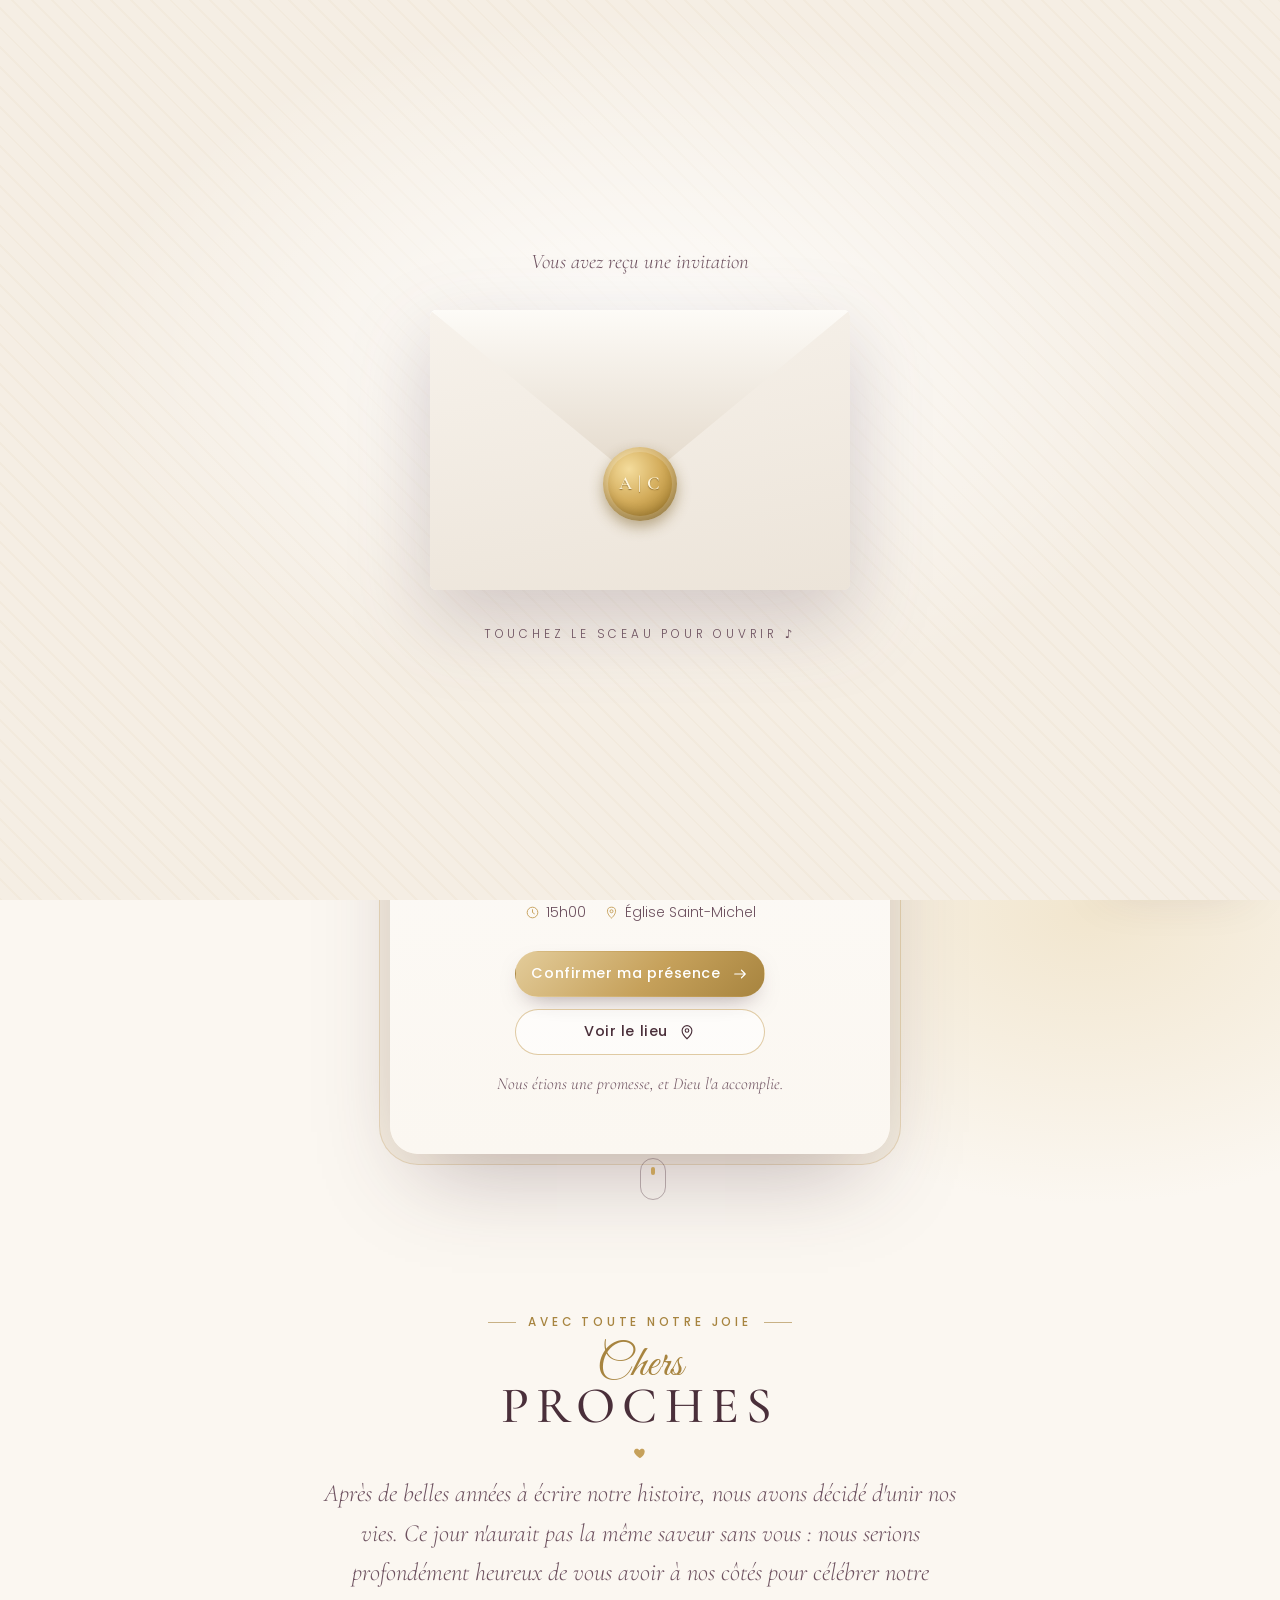
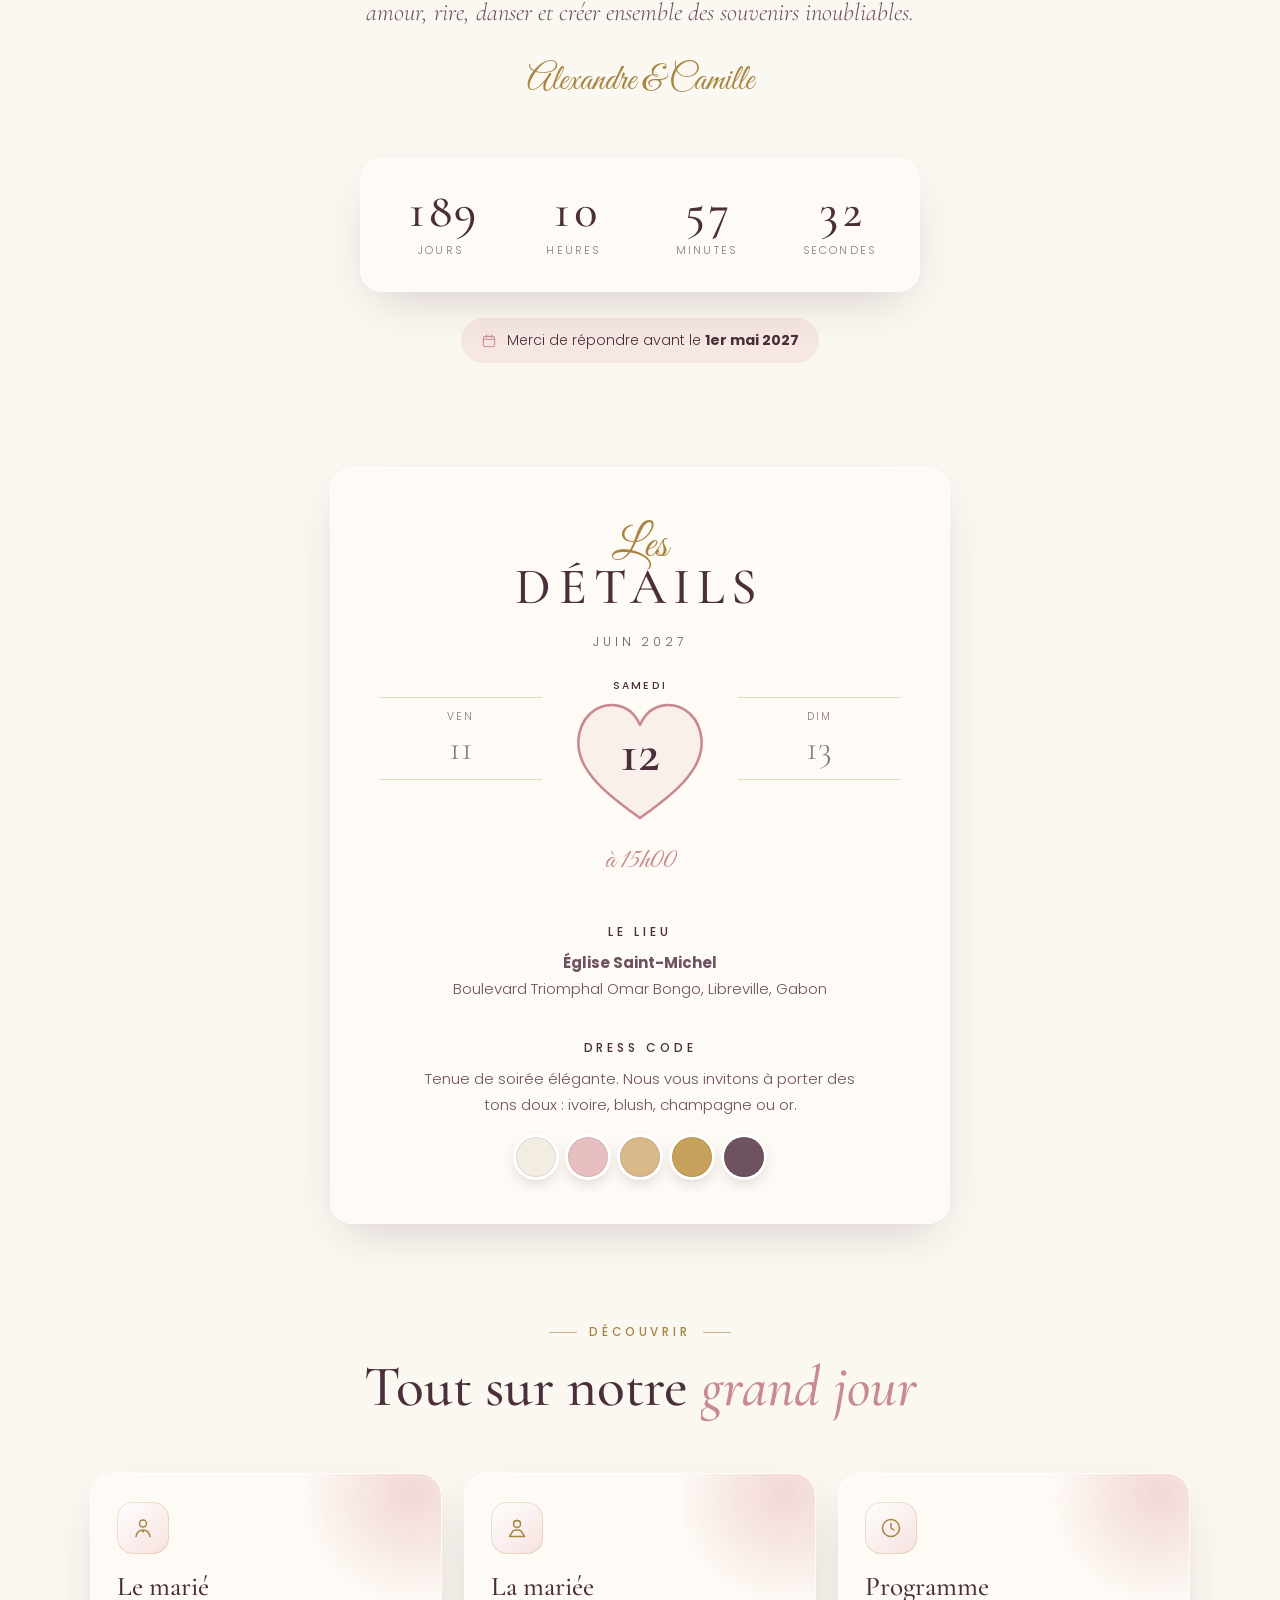
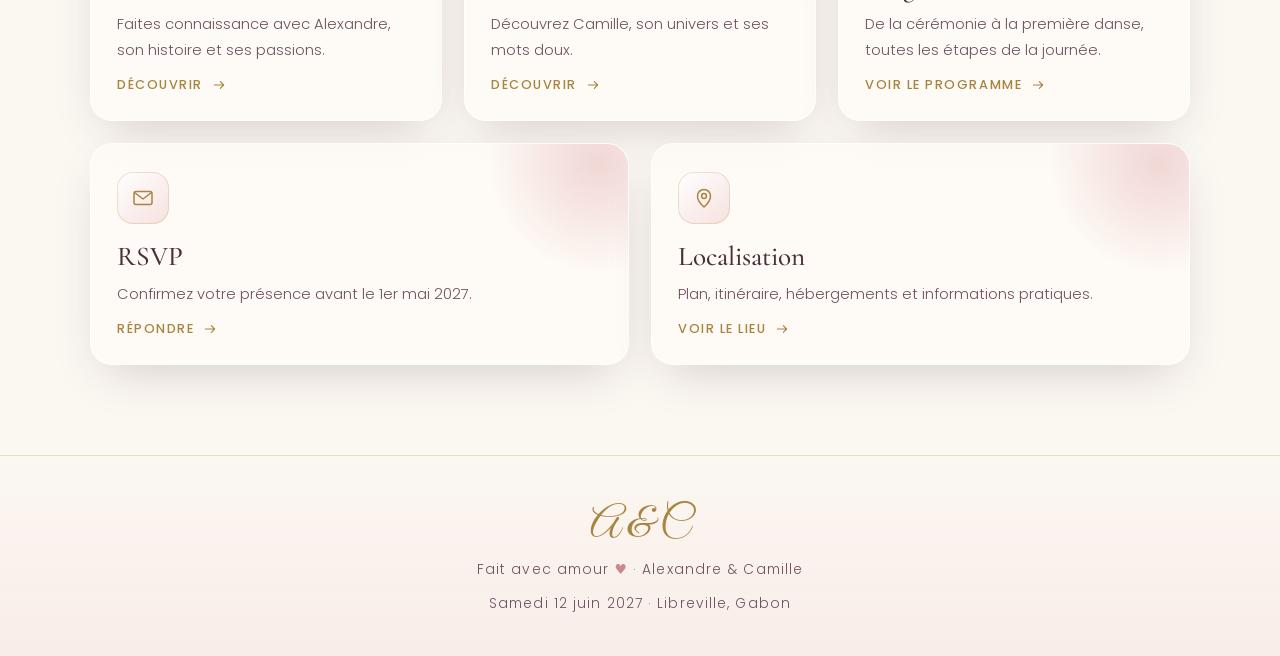
<file: index.html>
<!doctype html>
<html lang="fr">
<head>
  <meta charset="utf-8">
  <meta name="viewport" content="width=device-width, initial-scale=1, viewport-fit=cover">
  <title>Invitation · Mariage</title>
  <meta name="description" content="Vous êtes invités à notre mariage. Découvrez le programme, le lieu et confirmez votre présence.">
  <meta name="theme-color" content="#fbf7f1">
  <meta property="og:title" content="Invitation à notre mariage">
  <meta property="og:image" content="assets/couple.jpg">
  <link rel="icon" href="assets/favicon.svg" type="image/svg+xml">
  <link rel="preconnect" href="https://fonts.googleapis.com">
  <link rel="preconnect" href="https://fonts.gstatic.com" crossorigin>
  <link href="https://fonts.googleapis.com/css2?family=Cormorant+Garamond:ital,wght@0,400;0,500;0,600;1,400;1,500&family=Great+Vibes&family=Poppins:wght@300;400;500&display=swap" rel="stylesheet">
  <link rel="stylesheet" href="styles.css">
  <noscript><style>.page-veil{display:none}.reveal{opacity:1;transform:none}</style></noscript>
  <script src="script.js" defer></script>
</head>
<body data-page="home">
  <div class="page-veil" aria-hidden="true"><span class="page-veil__mark">♥</span></div>

  <!-- Enveloppe d'ouverture avec sceau de cire -->
  <div class="envelope-screen" id="envelope-screen" hidden>
    <p class="envelope-for" id="envelope-for">Vous avez reçu une invitation</p>
    <button class="envelope" type="button" aria-label="Ouvrir l'invitation">
      <span class="envelope__body"></span>
      <span class="envelope__letter"><span data-bind="couple"></span></span>
      <span class="envelope__pocket"></span>
      <span class="envelope__flap"></span>
      <span class="envelope__seal" data-bind="monogram"></span>
    </button>
    <p class="envelope-hint">Touchez le sceau pour ouvrir <span aria-hidden="true">♪</span></p>
  </div>

  <main>
    <!-- Hero -->
    <section class="hero" aria-label="Invitation">
      <div class="hero__card" id="hero-card">
        <div class="hero__bg-zoom" aria-hidden="true"></div>
        <div class="hero__content">
          <p class="hero__kicker">Nous nous marions</p>
          <h1 class="hero__names">
            <span class="name" data-bind="groomFirst"></span>
            <span class="name"><span class="amp">&amp;</span><span data-bind="brideFirst"></span></span>
          </h1>
          <p class="hero__city" data-bind="city"></p>
          <div class="ornament" aria-hidden="true"><span data-icon="heart"></span></div>
          <p class="hero__date" data-bind="dateLong"></p>
          <p class="hero__meta">
            <span><span data-icon="clock"></span><span data-bind="timeLabel"></span></span>
            <span><span data-icon="pin"></span><span data-bind="venueName"></span></span>
          </p>
          <div class="hero__actions">
            <a class="btn btn--gold" href="rsvp.html">Confirmer ma présence <span data-icon="arrow"></span></a>
            <a class="btn btn--ghost" href="localisation.html">Voir le lieu <span data-icon="pin"></span></a>
          </div>
          <p class="hero__tagline" data-bind="tagline"></p>
        </div>
      </div>
      <span class="scroll-hint" aria-hidden="true"></span>
    </section>

    <!-- Introduction -->
    <section class="section intro">
      <div class="container">
        <span class="eyebrow reveal">Avec toute notre joie</span>
        <h2 class="title-duo reveal" style="--d:.1s"><span class="script">Chers</span><span class="caps">proches</span></h2>
        <div class="heart-sep reveal" style="--d:.2s"><span data-icon="heart"></span></div>
        <p class="intro__text reveal" style="--d:.25s">
          Après de belles années à écrire notre histoire, nous avons décidé d'unir nos vies.
          Ce jour n'aurait pas la même saveur sans vous : nous serions profondément heureux
          de vous avoir à nos côtés pour célébrer notre amour, rire, danser et créer ensemble
          des souvenirs inoubliables.
        </p>
        <p class="intro__sign reveal" style="--d:.35s" data-bind="couple"></p>

        <div class="countdown glass reveal reveal--zoom" id="countdown" style="--d:.4s" aria-label="Compte à rebours"></div>

        <p class="deadline-note reveal" style="--d:.5s">
          <span data-icon="calendar"></span>
          <span>Merci de répondre avant le <strong data-bind="deadline"></strong></span>
        </p>
      </div>
    </section>

    <!-- Les détails -->
    <section class="section" style="padding-top: 0">
      <div class="container">
        <div class="details-card glass reveal">
          <h2 class="title-duo"><span class="script">Les</span><span class="caps">Détails</span></h2>
          <div class="calendar" id="calendar"></div>
          <p class="calendar__time">à <span data-bind="timeLabel"></span></p>

          <div class="details-block">
            <h3>Le lieu</h3>
            <p><strong data-bind="venueName"></strong><br><span data-bind="fullAddress"></span></p>
          </div>

          <div class="details-block">
            <h3>Dress code</h3>
            <p data-bind="dressCode"></p>
            <ul class="swatches" id="swatches" aria-label="Couleurs suggérées"></ul>
          </div>
        </div>
      </div>
    </section>

    <!-- Cartes de navigation -->
    <section class="section" style="padding-top: 0">
      <div class="container">
        <div class="section-head">
          <span class="eyebrow reveal">Découvrir</span>
          <h2 class="section-title" data-split>Tout sur notre <em>grand jour</em></h2>
        </div>
        <div class="cards">
          <a class="nav-card glass reveal" href="marie.html" style="--d:0s">
            <span class="nav-card__icon"><span data-icon="groom"></span></span>
            <h3>Le marié</h3>
            <p>Faites connaissance avec <span data-bind="groomFirst"></span>, son histoire et ses passions.</p>
            <span class="nav-card__arrow">Découvrir <span data-icon="arrow"></span></span>
          </a>
          <a class="nav-card glass reveal" href="mariee.html" style="--d:.08s">
            <span class="nav-card__icon"><span data-icon="bride"></span></span>
            <h3>La mariée</h3>
            <p>Découvrez <span data-bind="brideFirst"></span>, son univers et ses mots doux.</p>
            <span class="nav-card__arrow">Découvrir <span data-icon="arrow"></span></span>
          </a>
          <a class="nav-card glass reveal" href="programme.html" style="--d:.16s">
            <span class="nav-card__icon"><span data-icon="clock"></span></span>
            <h3>Programme</h3>
            <p>De la cérémonie à la première danse, toutes les étapes de la journée.</p>
            <span class="nav-card__arrow">Voir le programme <span data-icon="arrow"></span></span>
          </a>
          <a class="nav-card glass reveal" href="rsvp.html" style="--d:.08s">
            <span class="nav-card__icon"><span data-icon="envelope"></span></span>
            <h3>RSVP</h3>
            <p>Confirmez votre présence avant le <span data-bind="deadline"></span>.</p>
            <span class="nav-card__arrow">Répondre <span data-icon="arrow"></span></span>
          </a>
          <a class="nav-card glass reveal" href="localisation.html" style="--d:.16s">
            <span class="nav-card__icon"><span data-icon="pin"></span></span>
            <h3>Localisation</h3>
            <p>Plan, itinéraire, hébergements et informations pratiques.</p>
            <span class="nav-card__arrow">Voir le lieu <span data-icon="arrow"></span></span>
          </a>
        </div>
      </div>
    </section>
  </main>
</body>
</html>
</file>
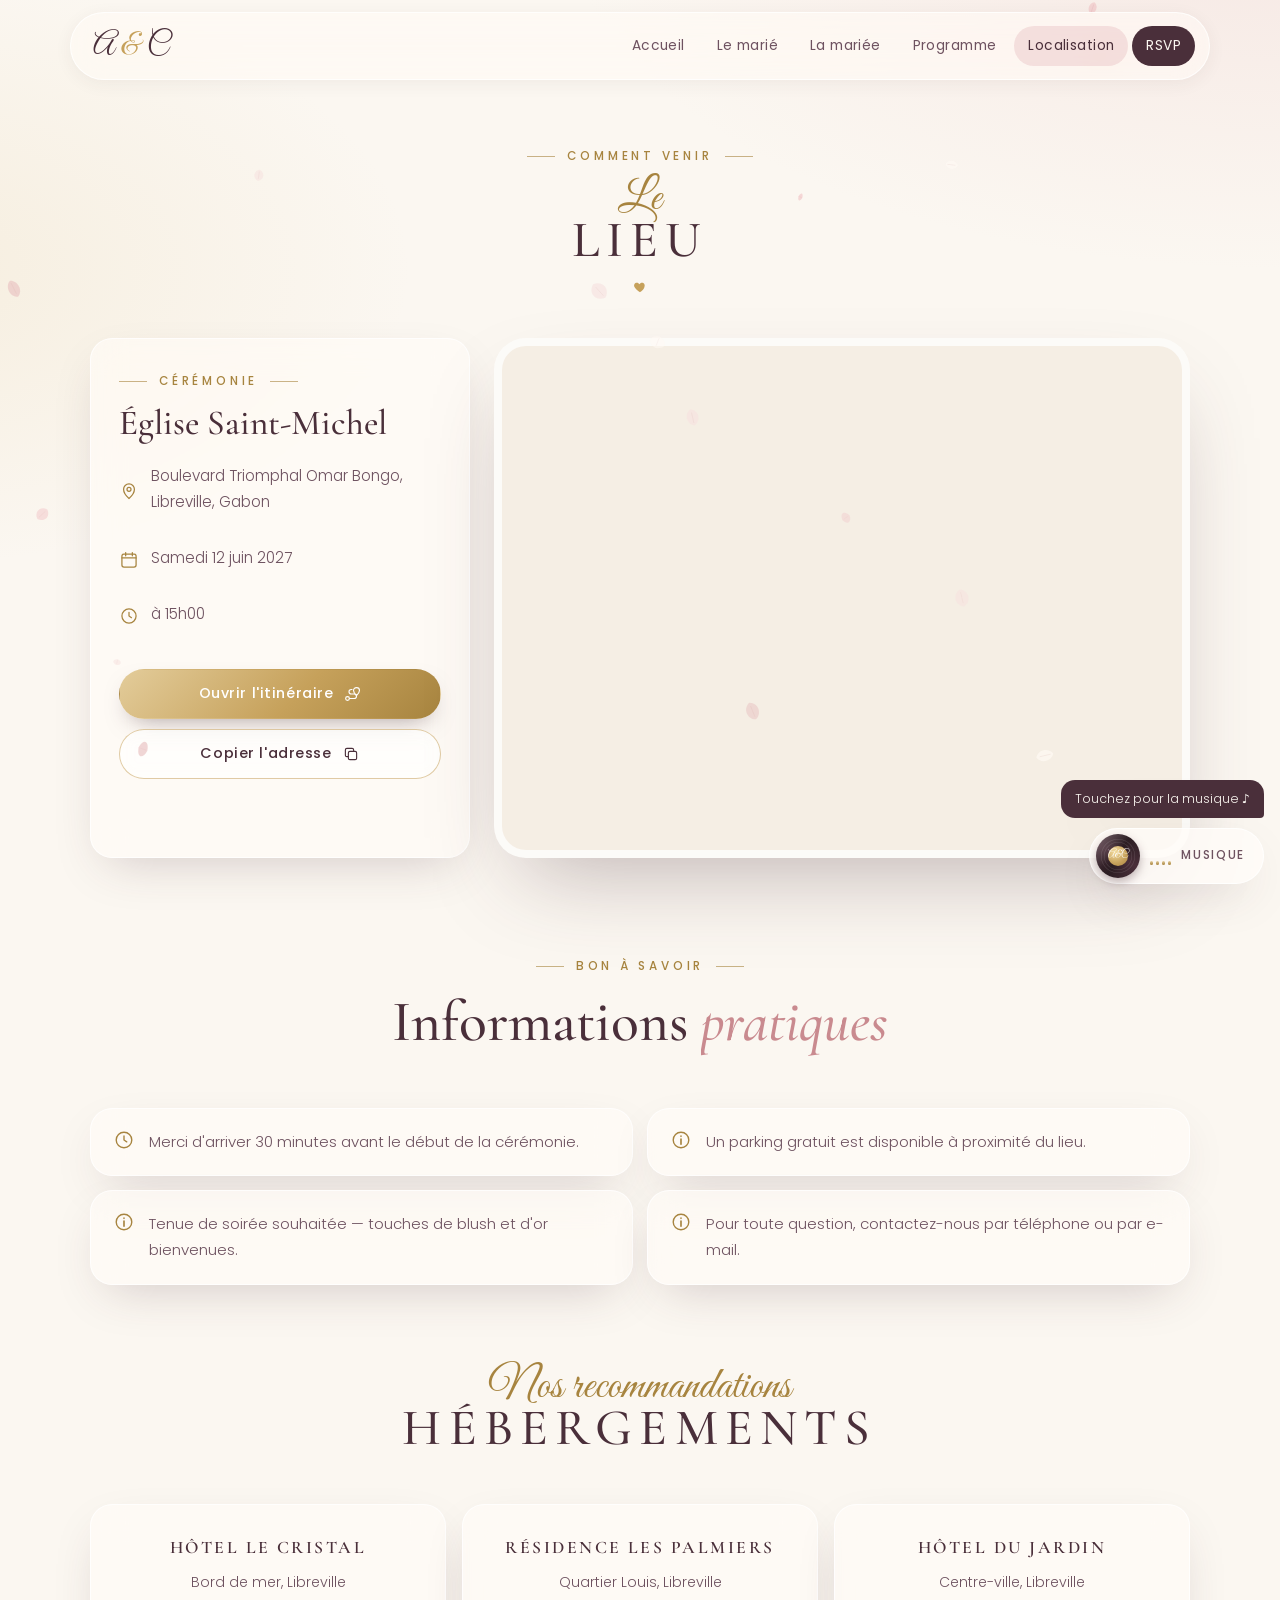
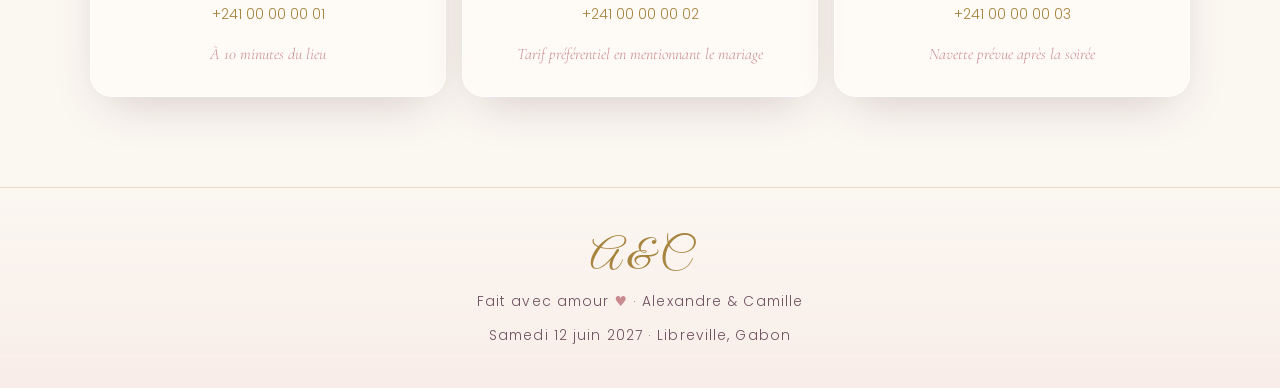
<file: localisation.html>
<!doctype html>
<html lang="fr">
<head>
  <meta charset="utf-8">
  <meta name="viewport" content="width=device-width, initial-scale=1, viewport-fit=cover">
  <title>Localisation · Mariage</title>
  <meta name="description" content="Le lieu du mariage, l'itinéraire, les hébergements et les informations pratiques.">
  <meta name="theme-color" content="#fbf7f1">
  <link rel="icon" href="assets/favicon.svg" type="image/svg+xml">
  <link rel="preconnect" href="https://fonts.googleapis.com">
  <link rel="preconnect" href="https://fonts.gstatic.com" crossorigin>
  <link href="https://fonts.googleapis.com/css2?family=Cormorant+Garamond:ital,wght@0,400;0,500;0,600;1,400;1,500&family=Great+Vibes&family=Poppins:wght@300;400;500&display=swap" rel="stylesheet">
  <link rel="stylesheet" href="styles.css">
  <noscript><style>.page-veil{display:none}.reveal{opacity:1;transform:none}</style></noscript>
  <script src="script.js" defer></script>
</head>
<body data-page="location">
  <div class="page-veil" aria-hidden="true"><span class="page-veil__mark">♥</span></div>

  <main>
    <header class="page-head">
      <div class="container">
        <span class="eyebrow reveal">Comment venir</span>
        <h1 class="title-duo reveal" style="--d:.1s"><span class="script">Le</span><span class="caps">Lieu</span></h1>
        <div class="heart-sep reveal" style="--d:.2s"><span data-icon="heart"></span></div>
      </div>
    </header>

    <section class="container">
      <div class="location">
        <div class="venue-card glass reveal reveal--left">
          <span class="eyebrow">Cérémonie</span>
          <h2 data-bind="venueName"></h2>
          <p class="venue-line"><span data-icon="pin"></span><span data-bind="fullAddress"></span></p>
          <p class="venue-line"><span data-icon="calendar"></span><span data-bind="dateLong"></span></p>
          <p class="venue-line"><span data-icon="clock"></span><span>à <span data-bind="timeLabel"></span></span></p>
          <div class="venue-actions">
            <a class="btn btn--gold" id="directions" href="#" target="_blank" rel="noopener">Ouvrir l'itinéraire <span data-icon="route"></span></a>
            <button class="btn btn--ghost" id="copy-address" type="button">Copier l'adresse <span data-icon="copy"></span></button>
          </div>
        </div>

        <div class="map-frame reveal reveal--right">
          <iframe id="map" title="Carte du lieu de la cérémonie" loading="lazy" referrerpolicy="no-referrer-when-downgrade" allowfullscreen></iframe>
        </div>
      </div>
    </section>

    <section class="container" style="padding-bottom: 70px">
      <div class="section-head">
        <span class="eyebrow reveal">Bon à savoir</span>
        <h2 class="section-title" data-split>Informations <em>pratiques</em></h2>
      </div>
      <ul class="info-list" id="practical-info"></ul>
    </section>

    <section class="container" id="stays-section">
      <div class="section-head">
        <h2 class="title-duo reveal"><span class="script">Nos recommandations</span><span class="caps">Hébergements</span></h2>
      </div>
      <div class="stays" id="stays"></div>
    </section>
  </main>
</body>
</html>
</file>
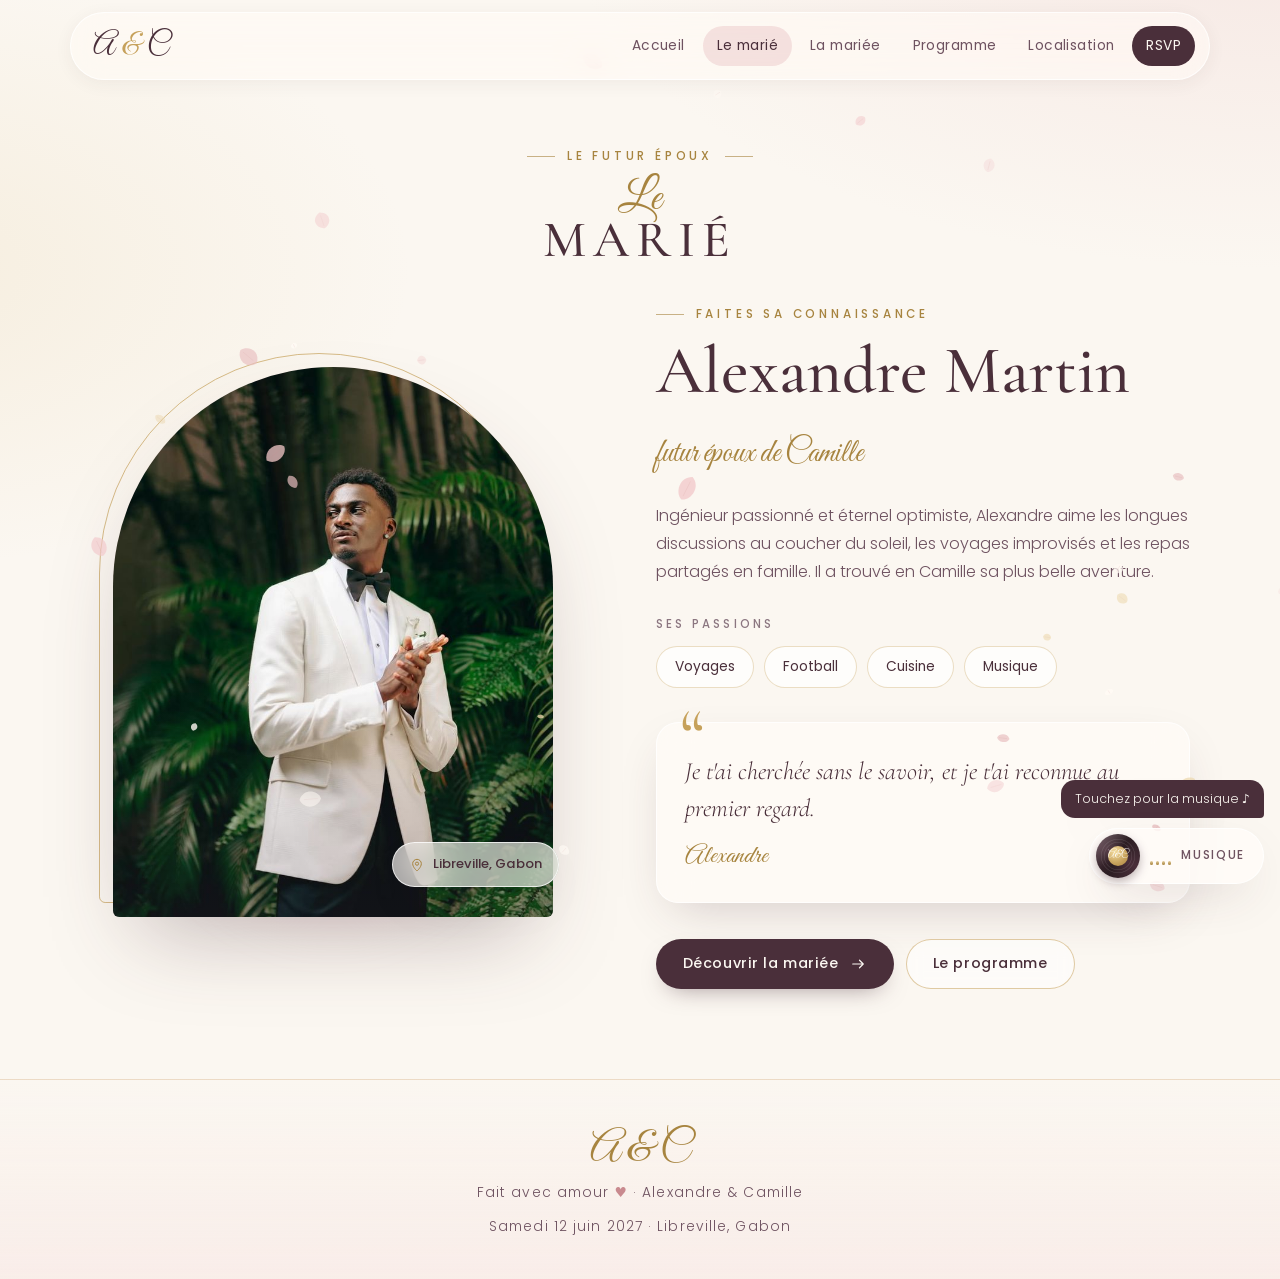
<file: marie.html>
<!doctype html>
<html lang="fr">
<head>
  <meta charset="utf-8">
  <meta name="viewport" content="width=device-width, initial-scale=1, viewport-fit=cover">
  <title>Le marié · Mariage</title>
  <meta name="description" content="Découvrez le marié : son histoire, ses passions et ses mots.">
  <meta name="theme-color" content="#fbf7f1">
  <link rel="icon" href="assets/favicon.svg" type="image/svg+xml">
  <link rel="preconnect" href="https://fonts.googleapis.com">
  <link rel="preconnect" href="https://fonts.gstatic.com" crossorigin>
  <link href="https://fonts.googleapis.com/css2?family=Cormorant+Garamond:ital,wght@0,400;0,500;0,600;1,400;1,500&family=Great+Vibes&family=Poppins:wght@300;400;500&display=swap" rel="stylesheet">
  <link rel="stylesheet" href="styles.css">
  <noscript><style>.page-veil{display:none}.reveal{opacity:1;transform:none}</style></noscript>
  <script src="script.js" defer></script>
</head>
<body data-page="groom">
  <div class="page-veil" aria-hidden="true"><span class="page-veil__mark">♥</span></div>

  <main>
    <header class="page-head">
      <div class="container">
        <span class="eyebrow reveal">Le futur époux</span>
        <h1 class="title-duo reveal" style="--d:.1s"><span class="script">Le</span><span class="caps">Marié</span></h1>
      </div>
    </header>

    <section class="container">
      <div class="profile">
        <div class="profile__media reveal reveal--left">
          <div class="photo-frame">
            <img id="profile-photo" alt="" loading="eager">
          </div>
          <span class="profile__badge glass"><span data-icon="pin"></span><span id="profile-city"></span></span>
        </div>

        <div class="profile__body">
          <span class="eyebrow reveal">Faites sa connaissance</span>
          <h2 class="profile__name reveal" style="--d:.1s" id="profile-name"></h2>
          <p class="profile__script reveal" style="--d:.15s">futur époux de <span data-bind="brideFirst"></span></p>
          <p class="profile__bio reveal" style="--d:.2s" id="profile-bio"></p>

          <p class="profile__label reveal" style="--d:.25s">Ses passions</p>
          <ul class="chips reveal" style="--d:.3s" id="profile-passions"></ul>

          <blockquote class="quote glass reveal" style="--d:.35s">
            <p id="profile-quote" style="margin:0"></p>
            <footer id="profile-sign"></footer>
          </blockquote>

          <div class="profile-switch reveal" style="--d:.4s">
            <a class="btn" href="mariee.html">Découvrir la mariée <span data-icon="arrow"></span></a>
            <a class="btn btn--ghost" href="programme.html">Le programme</a>
          </div>
        </div>
      </div>
    </section>
  </main>
</body>
</html>
</file>
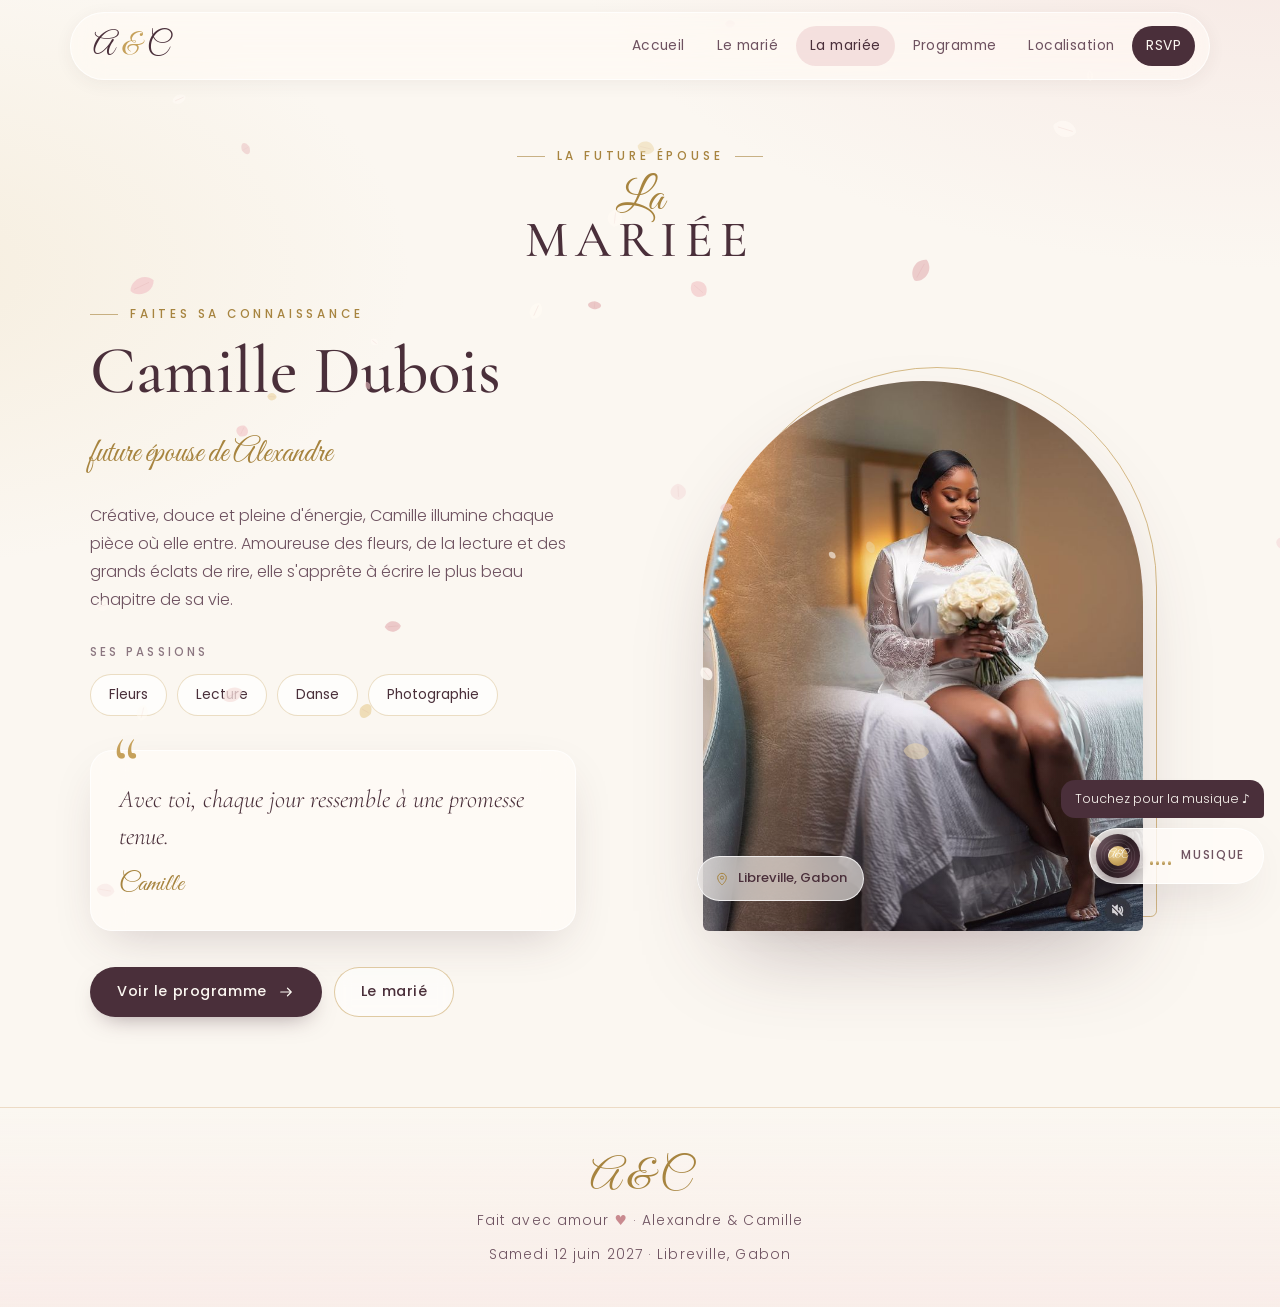
<file: mariee.html>
<!doctype html>
<html lang="fr">
<head>
  <meta charset="utf-8">
  <meta name="viewport" content="width=device-width, initial-scale=1, viewport-fit=cover">
  <title>La mariée · Mariage</title>
  <meta name="description" content="Découvrez la mariée : son histoire, ses passions et ses mots.">
  <meta name="theme-color" content="#fbf7f1">
  <link rel="icon" href="assets/favicon.svg" type="image/svg+xml">
  <link rel="preconnect" href="https://fonts.googleapis.com">
  <link rel="preconnect" href="https://fonts.gstatic.com" crossorigin>
  <link href="https://fonts.googleapis.com/css2?family=Cormorant+Garamond:ital,wght@0,400;0,500;0,600;1,400;1,500&family=Great+Vibes&family=Poppins:wght@300;400;500&display=swap" rel="stylesheet">
  <link rel="stylesheet" href="styles.css">
  <noscript><style>.page-veil{display:none}.reveal{opacity:1;transform:none}</style></noscript>
  <script src="script.js" defer></script>
</head>
<body data-page="bride">
  <div class="page-veil" aria-hidden="true"><span class="page-veil__mark">♥</span></div>

  <main>
    <header class="page-head">
      <div class="container">
        <span class="eyebrow reveal">La future épouse</span>
        <h1 class="title-duo reveal" style="--d:.1s"><span class="script">La</span><span class="caps">Mariée</span></h1>
      </div>
    </header>

    <section class="container">
      <div class="profile profile--reverse">
        <div class="profile__media reveal reveal--right">
          <div class="photo-frame">
            <img id="profile-photo" alt="" loading="eager">
          </div>
          <span class="profile__badge glass"><span data-icon="pin"></span><span id="profile-city"></span></span>
        </div>

        <div class="profile__body">
          <span class="eyebrow reveal">Faites sa connaissance</span>
          <h2 class="profile__name reveal" style="--d:.1s" id="profile-name"></h2>
          <p class="profile__script reveal" style="--d:.15s">future épouse de <span data-bind="groomFirst"></span></p>
          <p class="profile__bio reveal" style="--d:.2s" id="profile-bio"></p>

          <p class="profile__label reveal" style="--d:.25s">Ses passions</p>
          <ul class="chips reveal" style="--d:.3s" id="profile-passions"></ul>

          <blockquote class="quote glass reveal" style="--d:.35s">
            <p id="profile-quote" style="margin:0"></p>
            <footer id="profile-sign"></footer>
          </blockquote>

          <div class="profile-switch reveal" style="--d:.4s">
            <a class="btn" href="programme.html">Voir le programme <span data-icon="arrow"></span></a>
            <a class="btn btn--ghost" href="marie.html">Le marié</a>
          </div>
        </div>
      </div>
    </section>
  </main>
</body>
</html>
</file>
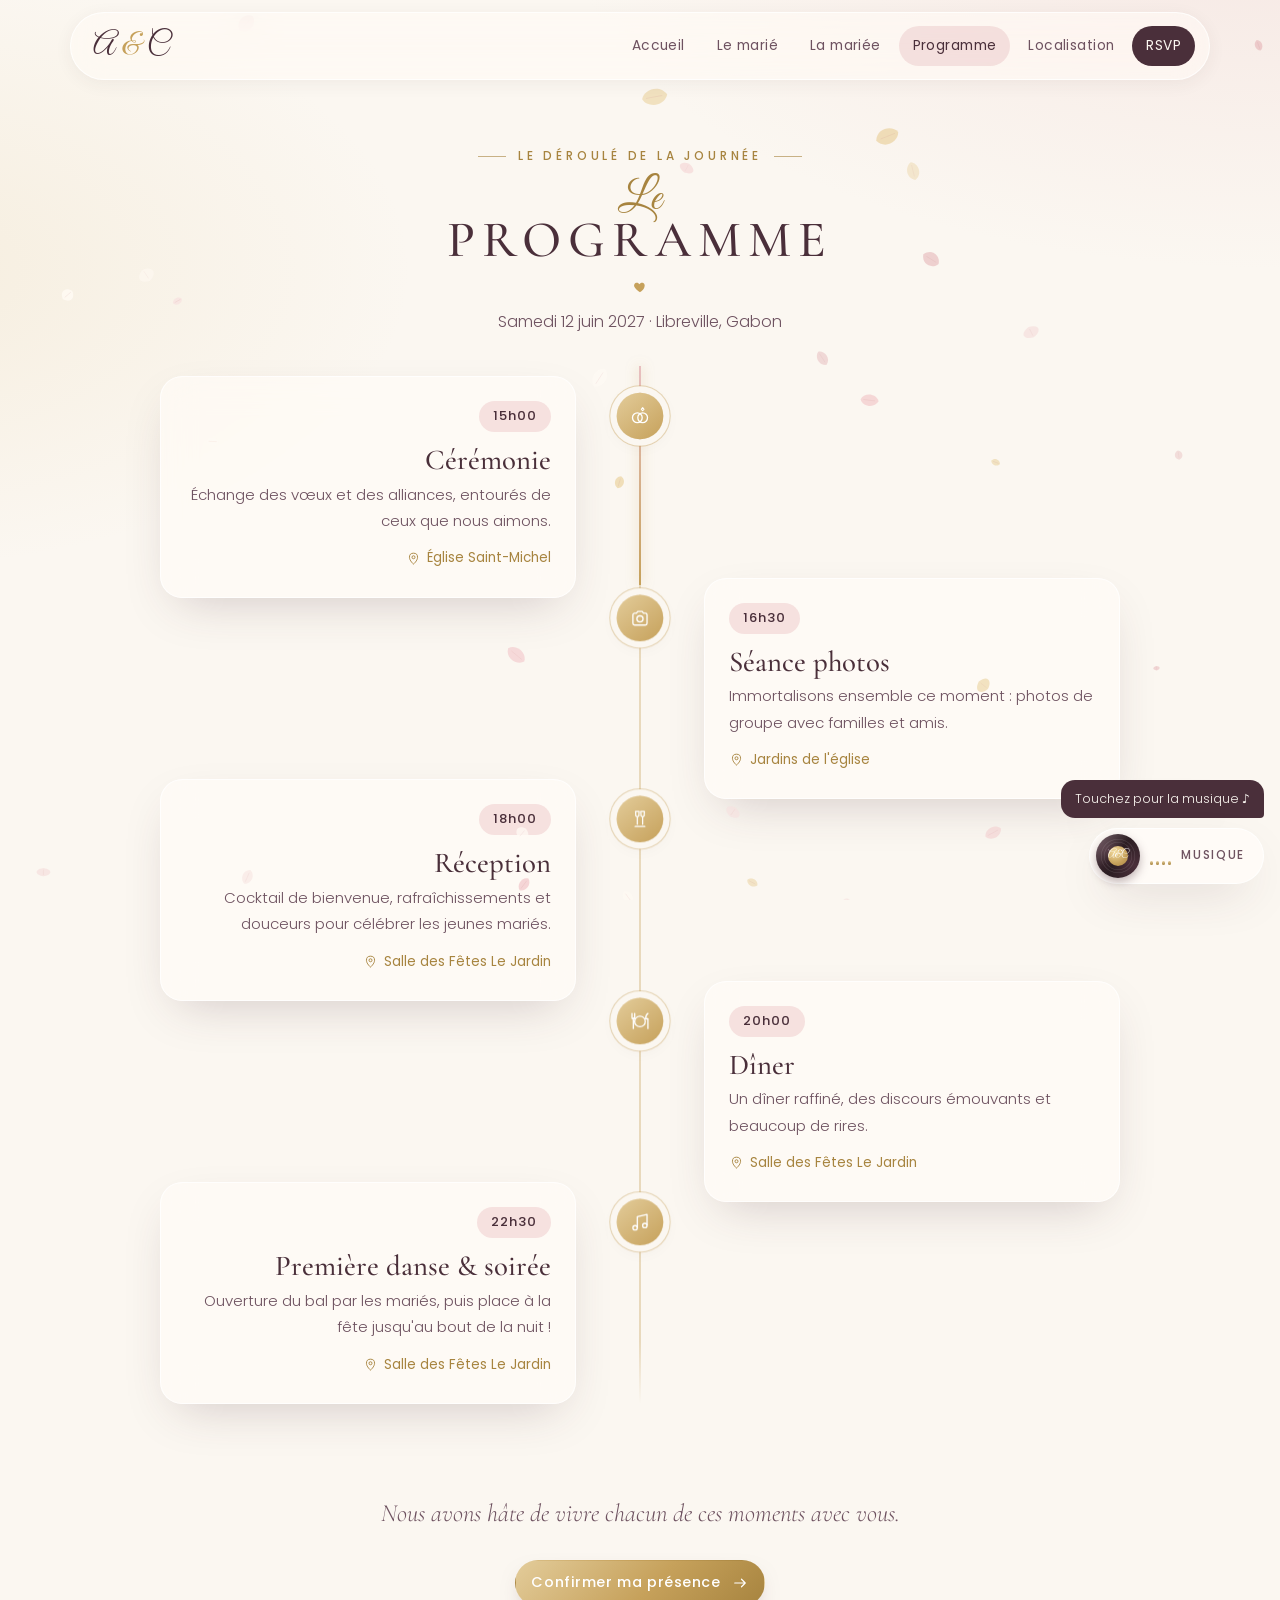
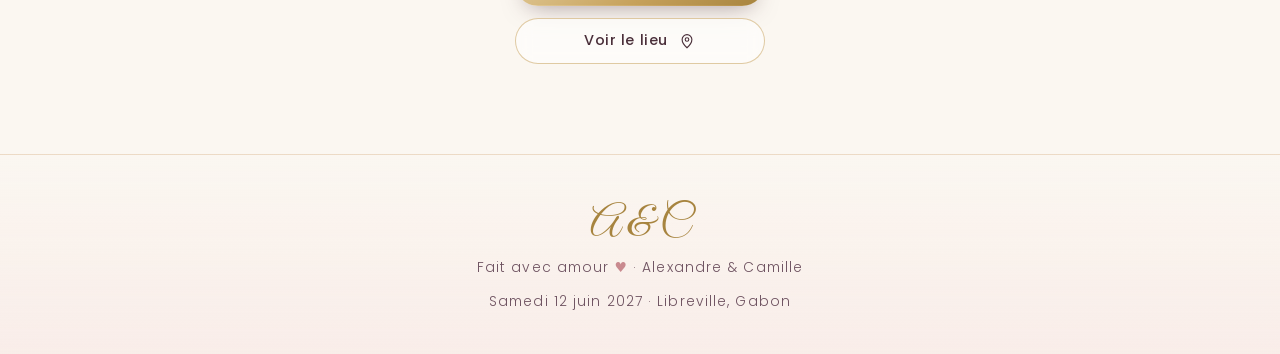
<file: programme.html>
<!doctype html>
<html lang="fr">
<head>
  <meta charset="utf-8">
  <meta name="viewport" content="width=device-width, initial-scale=1, viewport-fit=cover">
  <title>Programme · Mariage</title>
  <meta name="description" content="Le programme de la journée : cérémonie, photos, réception, dîner et soirée.">
  <meta name="theme-color" content="#fbf7f1">
  <link rel="icon" href="assets/favicon.svg" type="image/svg+xml">
  <link rel="preconnect" href="https://fonts.googleapis.com">
  <link rel="preconnect" href="https://fonts.gstatic.com" crossorigin>
  <link href="https://fonts.googleapis.com/css2?family=Cormorant+Garamond:ital,wght@0,400;0,500;0,600;1,400;1,500&family=Great+Vibes&family=Poppins:wght@300;400;500&display=swap" rel="stylesheet">
  <link rel="stylesheet" href="styles.css">
  <noscript><style>.page-veil{display:none}.reveal{opacity:1;transform:none}</style></noscript>
  <script src="script.js" defer></script>
</head>
<body data-page="programme">
  <div class="page-veil" aria-hidden="true"><span class="page-veil__mark">♥</span></div>

  <main>
    <header class="page-head">
      <div class="container">
        <span class="eyebrow reveal">Le déroulé de la journée</span>
        <h1 class="title-duo reveal" style="--d:.1s"><span class="script">Le</span><span class="caps">Programme</span></h1>
        <div class="heart-sep reveal" style="--d:.2s"><span data-icon="heart"></span></div>
        <p class="reveal" style="--d:.25s"><span data-bind="dateLong"></span> · <span data-bind="city"></span></p>
      </div>
    </header>

    <section class="container">
      <div class="timeline">
        <span class="timeline__line" aria-hidden="true"></span>
        <span class="timeline__progress" aria-hidden="true"></span>
        <div id="timeline-items"></div>
      </div>
    </section>

    <section class="container" style="text-align:center; padding-bottom: 90px">
      <p class="intro__text reveal">Nous avons hâte de vivre chacun de ces moments avec vous.</p>
      <div class="hero__actions reveal" style="--d:.1s; animation:none">
        <a class="btn btn--gold" href="rsvp.html">Confirmer ma présence <span data-icon="arrow"></span></a>
        <a class="btn btn--ghost" href="localisation.html">Voir le lieu <span data-icon="pin"></span></a>
      </div>
    </section>
  </main>
</body>
</html>
</file>
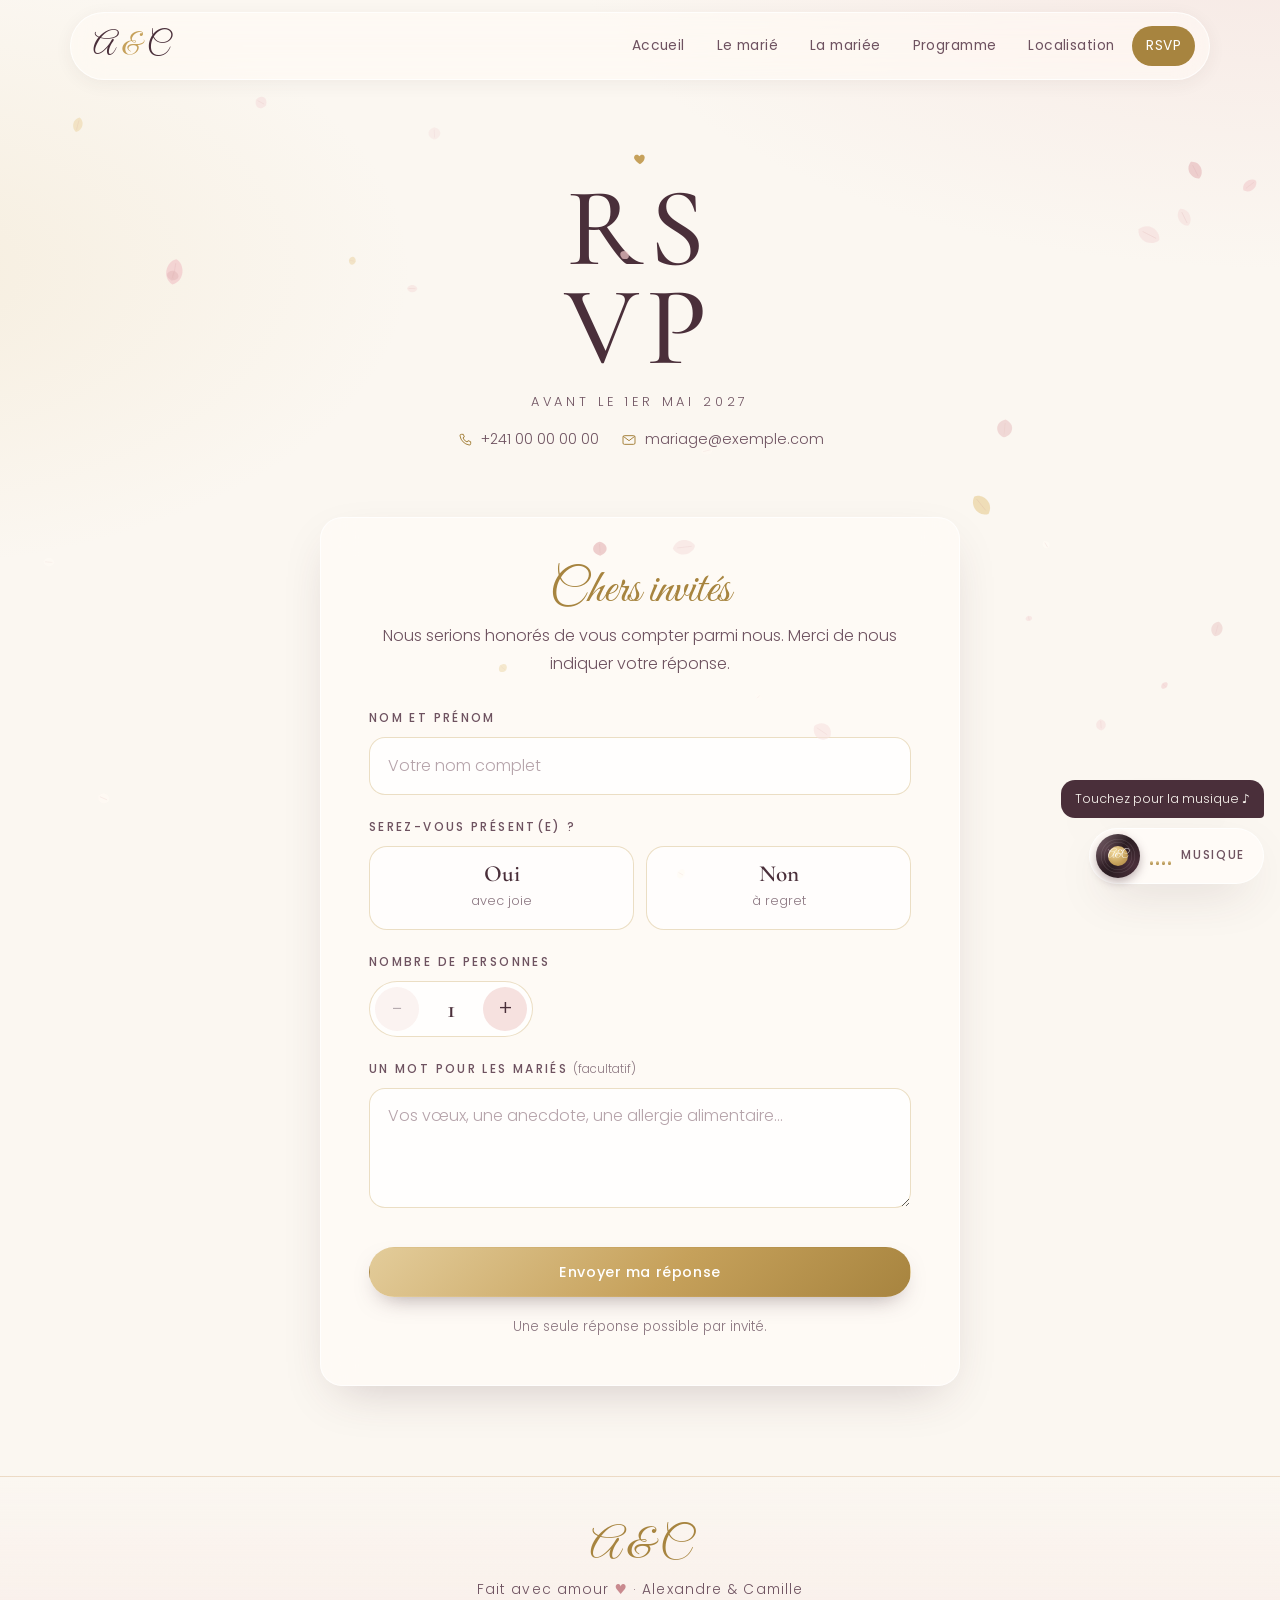
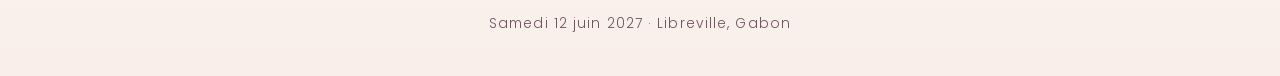
<file: rsvp.html>
<!doctype html>
<html lang="fr">
<head>
  <meta charset="utf-8">
  <meta name="viewport" content="width=device-width, initial-scale=1, viewport-fit=cover">
  <title>RSVP · Mariage</title>
  <meta name="description" content="Confirmez votre présence à notre mariage.">
  <meta name="theme-color" content="#fbf7f1">
  <link rel="icon" href="assets/favicon.svg" type="image/svg+xml">
  <link rel="preconnect" href="https://fonts.googleapis.com">
  <link rel="preconnect" href="https://fonts.gstatic.com" crossorigin>
  <link href="https://fonts.googleapis.com/css2?family=Cormorant+Garamond:ital,wght@0,400;0,500;0,600;1,400;1,500&family=Great+Vibes&family=Poppins:wght@300;400;500&display=swap" rel="stylesheet">
  <link rel="stylesheet" href="styles.css">
  <noscript><style>.page-veil{display:none}.reveal{opacity:1;transform:none}</style></noscript>
  <script src="script.js" defer></script>
</head>
<body data-page="rsvp">
  <div class="page-veil" aria-hidden="true"><span class="page-veil__mark">♥</span></div>

  <main>
    <header class="page-head">
      <div class="container">
        <div class="heart-sep reveal"><span data-icon="heart"></span></div>
        <h1 class="rsvp-mark reveal" style="--d:.1s" aria-label="RSVP"><span>RS</span><span>VP</span></h1>
        <p class="rsvp-by reveal" style="--d:.2s">Avant le <span data-bind="deadline"></span></p>
        <div class="rsvp-contact reveal" style="--d:.25s" id="rsvp-contact"></div>
      </div>
    </header>

    <section class="container">
      <div class="rsvp-wrap">
        <!-- Formulaire -->
        <div class="rsvp-card glass reveal reveal--zoom" id="rsvp-card">
          <p class="rsvp-greeting" id="rsvp-greeting"></p>
          <p class="rsvp-intro">Nous serions honorés de vous compter parmi nous. Merci de nous indiquer votre réponse.</p>

          <form id="rsvp-form" novalidate>
            <div class="field" id="field-name">
              <label for="guest-name">Nom et prénom</label>
              <input class="input" id="guest-name" name="name" type="text" autocomplete="name" placeholder="Votre nom complet" maxlength="80" required>
              <p class="field__error">Merci d'indiquer votre nom.</p>
            </div>

            <fieldset class="field" id="field-attending" style="border:0; padding:0; margin-inline:0">
              <legend class="field__label" style="padding:0">Serez-vous présent(e) ?</legend>
              <div class="choice-group">
                <div class="choice">
                  <input type="radio" id="att-yes" name="attending" value="oui">
                  <label for="att-yes"><strong>Oui</strong><small>avec joie</small></label>
                </div>
                <div class="choice">
                  <input type="radio" id="att-no" name="attending" value="non">
                  <label for="att-no"><strong>Non</strong><small>à regret</small></label>
                </div>
              </div>
              <p class="field__error">Merci de choisir une réponse.</p>
            </fieldset>

            <div class="field field--guests">
              <span class="field__label" id="guests-label">Nombre de personnes</span>
              <div class="stepper" role="group" aria-labelledby="guests-label">
                <button type="button" id="guests-minus" aria-label="Retirer une personne">−</button>
                <output id="guests-output" aria-live="polite">1</output>
                <button type="button" id="guests-plus" aria-label="Ajouter une personne">+</button>
              </div>
              <input type="hidden" id="guests" name="guests" value="1">
            </div>

            <div class="field">
              <label for="guest-message">Un mot pour les mariés <span class="optional">(facultatif)</span></label>
              <textarea class="input" id="guest-message" name="message" maxlength="1000" placeholder="Vos vœux, une anecdote, une allergie alimentaire…"></textarea>
            </div>

            <button class="btn btn--gold rsvp-submit" type="submit">Envoyer ma réponse</button>
            <p class="rsvp-foot">Une seule réponse possible par invité.</p>
          </form>
        </div>

        <!-- Confirmation -->
        <div class="confirmation glass" id="confirmation" hidden aria-live="polite">
          <div class="confirmation__icon" id="confirm-icon"></div>
          <h2 id="confirm-title"></h2>
          <p id="confirm-text"></p>
          <dl class="confirmation__recap" id="confirm-recap"></dl>
          <a class="btn btn--ghost" href="programme.html">Voir le programme <span data-icon="arrow"></span></a>
        </div>
      </div>
    </section>
  </main>
</body>
</html>
</file>
<file: styles.css>
/* =========================================================
   Invitation de mariage — feuille de style principale
   Personnalisez les couleurs dans :root ci-dessous.
   ========================================================= */

:root {
  /* Couleurs */
  --ivory: #fbf7f1;
  --ivory-2: #f5eee4;
  --cream: #efe4d4;
  --blush: #e8bfc0;
  --blush-soft: #f6e1df;
  --blush-deep: #c98a8f;
  --gold: #c6a15b;
  --gold-soft: #e3cc9a;
  --gold-deep: #a7843f;
  --plum: #4a2f3a;
  --plum-soft: #6e5260;
  --muted: #8b7680;

  /* Verre */
  --glass-bg: rgba(255, 252, 248, 0.62);
  --glass-border: rgba(255, 255, 255, 0.75);
  --glass-blur: 16px;

  /* Typo */
  --font-display: "Cormorant Garamond", "Playfair Display", Georgia, serif;
  --font-script: "Great Vibes", "Cormorant Garamond", cursive;
  --font-body: "Poppins", "Inter", system-ui, -apple-system, "Segoe UI", sans-serif;

  /* Divers */
  --radius: 22px;
  --radius-lg: 32px;
  --shadow-sm: 0 4px 18px rgba(74, 47, 58, 0.06);
  --shadow: 0 18px 50px -18px rgba(74, 47, 58, 0.25);
  --shadow-lg: 0 40px 90px -30px rgba(74, 47, 58, 0.35);
  --ease: cubic-bezier(0.22, 1, 0.36, 1);
  --nav-h: 68px;
  --gutter: 20px;
  --maxw: 1140px;
}

*,
*::before,
*::after { box-sizing: border-box; }

html { scroll-behavior: smooth; -webkit-text-size-adjust: 100%; }

body {
  margin: 0;
  min-height: 100vh;
  font-family: var(--font-body);
  font-weight: 300;
  font-size: 1rem;
  line-height: 1.75;
  color: var(--plum);
  background:
    radial-gradient(1200px 600px at 100% -10%, rgba(232, 191, 192, 0.28), transparent 60%),
    radial-gradient(900px 500px at -10% 30%, rgba(227, 204, 154, 0.22), transparent 60%),
    var(--ivory);
  background-attachment: fixed;
  overflow-x: hidden;
  -webkit-font-smoothing: antialiased;
}

img { max-width: 100%; display: block; }
a { color: inherit; text-decoration: none; }
button, input, textarea { font: inherit; color: inherit; }
::selection { background: var(--blush); color: var(--plum); }
[data-icon] { display: inline-flex; align-items: center; justify-content: center; }
[data-icon] > svg { width: 1.1em; height: 1.1em; }

.container {
  width: 100%;
  max-width: var(--maxw);
  margin-inline: auto;
  padding-inline: var(--gutter);
}

.visually-hidden {
  position: absolute !important; width: 1px; height: 1px; overflow: hidden;
  clip: rect(0 0 0 0); white-space: nowrap;
}

/* ---------- Transition entre pages ---------- */
.page-veil {
  position: fixed; inset: 0; z-index: 200;
  background: var(--ivory);
  display: grid; place-items: center;
  pointer-events: none;
  opacity: 1;
  transition: opacity 0.7s var(--ease);
}
.page-veil__mark {
  font-family: var(--font-script);
  font-size: 3rem; color: var(--gold);
  animation: veilPulse 1.6s ease-in-out infinite;
}
body.is-ready .page-veil { opacity: 0; }
body.is-leaving .page-veil { opacity: 1; transition-duration: 0.4s; }
@keyframes veilPulse { 50% { opacity: 0.45; transform: scale(0.96); } }

/* ---------- Pétales ---------- */
#petals {
  position: fixed; inset: 0; width: 100%; height: 100%;
  pointer-events: none; z-index: 40;
}

/* ---------- Navigation ---------- */
.site-nav {
  position: fixed; top: 12px; left: 50%; z-index: 100;
  transform: translateX(-50%);
  width: calc(100% - 24px); max-width: var(--maxw);
  height: var(--nav-h);
  display: flex; align-items: center; justify-content: space-between;
  padding: 0 14px 0 22px;
  border-radius: 999px;
  background: rgba(255, 252, 248, 0.55);
  border: 1px solid var(--glass-border);
  backdrop-filter: blur(var(--glass-blur)) saturate(140%);
  -webkit-backdrop-filter: blur(var(--glass-blur)) saturate(140%);
  box-shadow: var(--shadow-sm);
  transition: background 0.4s var(--ease), box-shadow 0.4s var(--ease), height 0.4s var(--ease);
}
.site-nav.is-scrolled { background: rgba(255, 252, 248, 0.82); box-shadow: var(--shadow); height: 60px; }

.brand {
  font-family: var(--font-script);
  font-size: 1.9rem; line-height: 1; color: var(--plum);
  display: inline-flex; align-items: center; gap: 0.25em;
  white-space: nowrap;
}
.brand span { color: var(--gold); }

.nav-links { display: none; list-style: none; margin: 0; padding: 0; gap: 4px; }
.nav-links a {
  position: relative; display: block;
  padding: 8px 14px; border-radius: 999px;
  font-size: 0.86rem; font-weight: 400; letter-spacing: 0.03em;
  color: var(--plum-soft);
  transition: color 0.3s, background 0.3s;
}
.nav-links a:hover { color: var(--plum); background: rgba(232, 191, 192, 0.25); }
.nav-links a[aria-current="page"] { color: var(--plum); background: rgba(232, 191, 192, 0.42); }
.nav-links .nav-cta {
  background: var(--plum); color: var(--ivory);
}
.nav-links .nav-cta:hover, .nav-links .nav-cta[aria-current="page"] { background: var(--gold-deep); color: #fff; }

.nav-toggle {
  width: 46px; height: 46px; border-radius: 50%;
  border: 0; background: rgba(232, 191, 192, 0.35); cursor: pointer;
  display: grid; place-items: center;
  transition: background 0.3s, transform 0.3s var(--ease);
}
.nav-toggle:active { transform: scale(0.92); }
.nav-toggle span, .nav-toggle span::before, .nav-toggle span::after {
  display: block; width: 18px; height: 1.5px; background: var(--plum);
  border-radius: 2px; position: relative;
  transition: transform 0.4s var(--ease), background 0.3s;
}
.nav-toggle span::before, .nav-toggle span::after { content: ""; position: absolute; left: 0; }
.nav-toggle span::before { top: -6px; }
.nav-toggle span::after { top: 6px; }
.nav-open .nav-toggle span { background: transparent; }
.nav-open .nav-toggle span::before { transform: translateY(6px) rotate(45deg); }
.nav-open .nav-toggle span::after { transform: translateY(-6px) rotate(-45deg); }

.mobile-menu {
  position: fixed; inset: 0; z-index: 90;
  background: rgba(251, 247, 241, 0.86);
  backdrop-filter: blur(20px); -webkit-backdrop-filter: blur(20px);
  display: grid; place-items: center;
  opacity: 0; visibility: hidden;
  transition: opacity 0.45s var(--ease), visibility 0.45s;
}
.nav-open .mobile-menu { opacity: 1; visibility: visible; }
.mobile-menu ul { list-style: none; margin: 0; padding: 0; text-align: center; }
.mobile-menu li {
  opacity: 0; transform: translateY(16px);
  transition: opacity 0.5s var(--ease), transform 0.5s var(--ease);
}
.nav-open .mobile-menu li { opacity: 1; transform: none; }
.nav-open .mobile-menu li:nth-child(2) { transition-delay: 0.05s; }
.nav-open .mobile-menu li:nth-child(3) { transition-delay: 0.1s; }
.nav-open .mobile-menu li:nth-child(4) { transition-delay: 0.15s; }
.nav-open .mobile-menu li:nth-child(5) { transition-delay: 0.2s; }
.nav-open .mobile-menu li:nth-child(6) { transition-delay: 0.25s; }
.mobile-menu a {
  display: block; padding: 10px 24px;
  font-family: var(--font-display); font-size: 2rem; font-weight: 500;
  color: var(--plum);
}
.mobile-menu a[aria-current="page"] { color: var(--gold-deep); font-style: italic; }
.nav-open { overflow: hidden; }

@media (min-width: 960px) {
  .nav-links { display: flex; }
  .nav-toggle, .mobile-menu { display: none; }
}

/* ---------- Boutons ---------- */
.btn {
  --bg: var(--plum); --fg: var(--ivory);
  position: relative; overflow: hidden; isolation: isolate;
  display: inline-flex; align-items: center; justify-content: center; gap: 10px;
  min-height: 50px; padding: 0 26px;
  border-radius: 999px; border: 1px solid transparent;
  background: var(--bg); color: var(--fg);
  font-size: 0.9rem; font-weight: 500; letter-spacing: 0.04em;
  cursor: pointer; white-space: nowrap;
  box-shadow: 0 10px 24px -12px rgba(74, 47, 58, 0.55);
  transition: transform 0.35s var(--ease), box-shadow 0.35s var(--ease), background 0.35s, color 0.35s;
}
.btn::before {
  content: ""; position: absolute; inset: 0; z-index: -1;
  background: linear-gradient(120deg, transparent 20%, rgba(255, 255, 255, 0.35) 50%, transparent 80%);
  transform: translateX(-120%);
  transition: transform 0.8s var(--ease);
}
.btn:hover { transform: translateY(-3px); box-shadow: 0 18px 32px -14px rgba(74, 47, 58, 0.55); }
.btn:hover::before { transform: translateX(120%); }
.btn:active { transform: translateY(0) scale(0.97); }
.btn:focus-visible { outline: 2px solid var(--gold); outline-offset: 3px; }
.btn svg { width: 18px; height: 18px; flex: none; transition: transform 0.35s var(--ease); }
.btn:hover svg { transform: translateX(3px); }

.btn--gold { --bg: linear-gradient(135deg, var(--gold-soft), var(--gold) 55%, var(--gold-deep)); --fg: #fff; background: var(--bg); }
.btn--ghost {
  --fg: var(--plum);
  background: rgba(255, 255, 255, 0.55);
  border-color: rgba(198, 161, 91, 0.55);
  backdrop-filter: blur(8px); -webkit-backdrop-filter: blur(8px);
  box-shadow: none;
}
.btn--ghost:hover { background: #fff; }
.btn[disabled] { opacity: 0.6; cursor: not-allowed; transform: none; }

/* ---------- Titres et décor ---------- */
.eyebrow {
  display: inline-flex; align-items: center; gap: 12px;
  font-size: 0.74rem; font-weight: 500; letter-spacing: 0.32em; text-transform: uppercase;
  color: var(--gold-deep);
}
.eyebrow::before, .eyebrow::after {
  content: ""; width: 28px; height: 1px; background: currentColor; opacity: 0.6;
}

.section-title {
  margin: 14px 0 0;
  font-family: var(--font-display); font-weight: 500;
  font-size: clamp(2.2rem, 6vw, 3.6rem); line-height: 1.08;
  color: var(--plum);
}
.section-title em { font-style: italic; color: var(--blush-deep); }

.ornament {
  display: flex; align-items: center; justify-content: center; gap: 14px;
  color: var(--gold); margin: 18px auto;
}
.ornament::before, .ornament::after {
  content: ""; height: 1px; width: 60px;
  background: linear-gradient(90deg, transparent, currentColor);
}
.ornament::after { transform: scaleX(-1); }
.ornament svg { width: 18px; height: 18px; }

.section { position: relative; padding: 90px 0; }
.section-head { text-align: center; max-width: 680px; margin: 0 auto 50px; }
.section-head p { color: var(--plum-soft); margin: 16px auto 0; }

/* ---------- Verre ---------- */
.glass {
  background: var(--glass-bg);
  border: 1px solid var(--glass-border);
  backdrop-filter: blur(var(--glass-blur)) saturate(140%);
  -webkit-backdrop-filter: blur(var(--glass-blur)) saturate(140%);
  border-radius: var(--radius);
  box-shadow: var(--shadow);
}

/* ---------- Apparition au scroll ---------- */
.reveal {
  opacity: 0; transform: translateY(36px);
  transition: opacity 1s var(--ease), transform 1s var(--ease);
  transition-delay: var(--d, 0s);
}
.reveal--left { transform: translateX(-40px); }
.reveal--right { transform: translateX(40px); }
.reveal--zoom { transform: scale(0.94); }
.reveal.is-visible { opacity: 1; transform: none; }

/* Titres animés lettre par lettre (mots) */
.split-word { display: inline-block; overflow: hidden; vertical-align: bottom; padding-bottom: 0.08em; }
.split-word > span {
  display: inline-block; transform: translateY(105%);
  transition: transform 1.1s var(--ease);
  transition-delay: var(--d, 0s);
}
.is-visible .split-word > span, .split-word.is-visible > span { transform: none; }

/* =========================================================
   Accueil — Hero
   ========================================================= */
.hero {
  position: relative;
  min-height: 100vh; min-height: 100svh;
  display: grid; place-items: center;
}
.hero__card {
  position: relative; overflow: hidden; isolation: isolate;
  width: 100%; min-height: 100vh; min-height: 100svh;
  display: flex; flex-direction: column; align-items: center; justify-content: center;
  text-align: center;
  padding: calc(var(--nav-h) + 40px) 28px 70px;
  background: var(--ivory) var(--hero-img, none) center / cover no-repeat;
}
.hero__card::before { /* voile pour la lisibilité */
  content: ""; position: absolute; inset: 0; pointer-events: none;
  background:
    radial-gradient(ellipse 62% 42% at 50% 52%, rgba(255, 252, 248, 0.92), rgba(255, 252, 248, 0.55) 60%, transparent 100%),
    linear-gradient(180deg, rgba(251, 247, 241, 0.15), rgba(246, 225, 223, 0.18));
}
.hero__bg-zoom { /* léger zoom lent sur l'image */
  position: absolute; inset: 0;
  background: inherit; background-size: cover;
  animation: slowZoom 18s ease-in-out infinite alternate;
  z-index: -1;
}
@keyframes slowZoom { to { transform: scale(1.06); } }

.hero__content { position: relative; z-index: 1; max-width: 520px; }
.hero__kicker {
  font-size: 0.72rem; letter-spacing: 0.4em; text-transform: uppercase;
  color: var(--gold-deep); font-weight: 500;
  animation: fadeUp 1.2s var(--ease) 0.3s both;
}
.hero__names {
  margin: 14px 0 10px;
  font-family: var(--font-display); font-weight: 500;
  text-transform: uppercase; letter-spacing: 0.06em;
  font-size: clamp(2.5rem, 11.5vw, 3.9rem); line-height: 1.02;
  color: var(--plum);
}
.hero__names .name { display: block; animation: nameIn 1.6s var(--ease) both; }
.hero__names .name:last-child { animation-delay: 0.55s; }
.hero__names .amp {
  display: inline-block; margin-right: 0.12em;
  font-style: italic; font-weight: 400; text-transform: none; color: var(--gold);
  animation: ampIn 1.4s var(--ease) 0.35s both;
}
.hero__city {
  font-size: 0.78rem; letter-spacing: 0.32em; text-transform: uppercase; color: var(--plum-soft);
  animation: fadeUp 1.2s var(--ease) 0.8s both;
}
.hero__tagline {
  margin: 14px 0 0; font-family: var(--font-display); font-style: italic;
  font-size: 1.05rem; color: var(--plum-soft);
  animation: fadeUp 1.2s var(--ease) 1.4s both;
}
/* Variante avec photo du couple (comme une carte d'invitation) */
.hero__photo {
  display: block; width: 100%; aspect-ratio: 4 / 4.3;
  object-fit: cover; object-position: center 20%;
  -webkit-mask-image: linear-gradient(180deg, #000 62%, transparent 100%);
  mask-image: linear-gradient(180deg, #000 62%, transparent 100%);
  animation: photoIn 2s var(--ease) both;
}
@keyframes photoIn { from { opacity: 0; transform: scale(1.06); } to { opacity: 1; transform: none; } }
/* Variante photo : la photo en haut, le texte en dessous (comme le modèle) */
.hero__card.has-photo {
  background: linear-gradient(180deg, #fff, var(--ivory));
  justify-content: flex-start;
  padding: 0 0 56px !important;
}
.hero__card.has-photo::before { display: none; }
.hero__card.has-photo .hero__bg-zoom { display: none; }
.hero__card.has-photo .hero__content { margin-top: -56px; padding: 0 24px; }
.hero__card.has-photo .hero__names { margin-top: 8px; }
@keyframes nameIn {
  from { opacity: 0; transform: translateY(24px); filter: blur(8px); letter-spacing: 0.08em; }
  to { opacity: 1; transform: none; filter: blur(0); letter-spacing: 0; }
}
@keyframes ampIn { from { opacity: 0; transform: scale(0.4) rotate(-20deg); } to { opacity: 1; transform: none; } }
@keyframes fadeUp { from { opacity: 0; transform: translateY(18px); } to { opacity: 1; transform: none; } }

.hero__date {
  font-family: var(--font-display); font-size: clamp(1.35rem, 5vw, 1.7rem);
  font-weight: 500; color: var(--plum); margin: 0;
  animation: fadeUp 1.2s var(--ease) 0.9s both;
}
.hero__meta {
  display: flex; flex-wrap: wrap; justify-content: center; gap: 6px 18px;
  margin: 8px 0 0; font-size: 0.88rem; color: var(--plum-soft);
  animation: fadeUp 1.2s var(--ease) 1.05s both;
}
.hero__meta span { display: inline-flex; align-items: center; gap: 6px; }
.hero__meta svg { width: 15px; height: 15px; color: var(--gold); }
.hero__actions {
  display: flex; flex-direction: column; gap: 12px; align-items: center;
  margin-top: 26px;
  animation: fadeUp 1.2s var(--ease) 1.25s both;
}
.hero__actions .btn { width: min(280px, 100%); }

.scroll-hint {
  position: absolute; left: 50%; bottom: 22px; z-index: 2;
  transform: translateX(-50%);
  width: 26px; height: 42px; border-radius: 20px;
  border: 1.5px solid rgba(74, 47, 58, 0.35);
  animation: fadeUp 1s var(--ease) 1.8s both;
}
.scroll-hint::after {
  content: ""; position: absolute; left: 50%; top: 8px;
  width: 4px; height: 8px; margin-left: -2px; border-radius: 4px;
  background: var(--gold);
  animation: scrollDot 2s ease-in-out infinite;
}
@keyframes scrollDot { 0% { opacity: 0; transform: translateY(0); } 40% { opacity: 1; } 80% { opacity: 0; transform: translateY(14px); } 100% { opacity: 0; } }

@media (min-width: 480px) {
  .hero__actions { flex-direction: row; justify-content: center; }
  .hero__actions .btn { width: auto; }
}

/* Sur grand écran : la carte d'invitation flotte au centre */
@media (min-width: 900px) {
  .hero {
    padding: calc(var(--nav-h) + 44px) 24px 60px;
    background:
      radial-gradient(600px 400px at 18% 30%, rgba(232, 191, 192, 0.45), transparent 70%),
      radial-gradient(600px 420px at 85% 75%, rgba(227, 204, 154, 0.4), transparent 70%);
  }
  .hero__card {
    /* La carte grandit avec son contenu : aucun texte n'est coupé */
    width: 500px; height: auto;
    min-height: min(calc(100vh - var(--nav-h) - 100px), 880px);
    padding: 130px 44px 140px;
    border-radius: 28px;
    box-shadow: var(--shadow-lg), 0 0 0 10px rgba(255, 255, 255, 0.55), 0 0 0 11px rgba(198, 161, 91, 0.35);
    animation: cardIn 1.4s var(--ease) both;
  }
  .hero__names { font-size: clamp(3.4rem, 6.5vh, 4.8rem); }
  .hero__actions { flex-direction: column; }
  .hero__actions .btn { width: 250px; min-height: 46px; }
  .scroll-hint { bottom: 14px; }
}
@keyframes cardIn { from { opacity: 0; transform: translateY(40px) scale(0.97); } to { opacity: 1; transform: none; } }

/* ---------- Introduction & compte à rebours ---------- */
.intro { text-align: center; }
.intro__text {
  max-width: 640px; margin: 0 auto;
  font-family: var(--font-display); font-size: clamp(1.25rem, 3.6vw, 1.55rem);
  line-height: 1.6; color: var(--plum-soft); font-style: italic;
}
.intro__sign { font-family: var(--font-script); font-size: 2.2rem; color: var(--gold-deep); margin-top: 18px; }

.countdown {
  display: grid; grid-template-columns: repeat(4, 1fr); gap: 10px;
  max-width: 560px; margin: 46px auto 0; padding: 18px;
}
.countdown__item { text-align: center; padding: 10px 4px; }
.countdown__value {
  display: block;
  font-family: var(--font-display); font-weight: 500;
  font-size: clamp(2rem, 8vw, 3rem); line-height: 1; color: var(--plum);
  font-variant-numeric: tabular-nums;
}
.countdown__label { font-size: 0.68rem; letter-spacing: 0.2em; text-transform: uppercase; color: var(--muted); }
.countdown__done { grid-column: 1 / -1; font-family: var(--font-script); font-size: 2.4rem; color: var(--gold-deep); }

.deadline-note {
  display: inline-flex; align-items: center; gap: 10px;
  margin-top: 26px; padding: 10px 20px; border-radius: 999px;
  background: rgba(232, 191, 192, 0.3); color: var(--plum);
  font-size: 0.88rem;
}
.deadline-note svg { width: 16px; height: 16px; color: var(--blush-deep); }

/* ---------- Cartes de navigation ---------- */
.cards {
  display: grid; gap: 16px;
  grid-template-columns: 1fr;
}
@media (min-width: 560px) { .cards { grid-template-columns: repeat(2, 1fr); } }
@media (min-width: 960px) {
  .cards { grid-template-columns: repeat(6, 1fr); gap: 22px; }
  .cards > :nth-child(-n+3) { grid-column: span 2; }
  .cards > :nth-child(n+4) { grid-column: span 3; }
}
@media (min-width: 560px) and (max-width: 959px) {
  .cards > :last-child { grid-column: 1 / -1; }
}

.nav-card {
  position: relative; overflow: hidden; isolation: isolate;
  display: flex; flex-direction: column; gap: 10px;
  padding: 28px 26px 24px; min-height: 200px;
  transition: transform 0.5s var(--ease), box-shadow 0.5s var(--ease), border-color 0.5s;
}
.nav-card::before {
  content: ""; position: absolute; z-index: -1;
  width: 220px; height: 220px; right: -80px; top: -90px; border-radius: 50%;
  background: radial-gradient(circle, rgba(232, 191, 192, 0.6), transparent 70%);
  transition: transform 0.7s var(--ease);
}
.nav-card:hover { transform: translateY(-8px); box-shadow: var(--shadow-lg); border-color: rgba(198, 161, 91, 0.5); }
.nav-card:hover::before { transform: scale(1.5); }
.nav-card__icon {
  width: 52px; height: 52px; border-radius: 16px;
  display: grid; place-items: center;
  background: linear-gradient(140deg, #fff, var(--blush-soft));
  color: var(--gold-deep);
  box-shadow: inset 0 0 0 1px rgba(198, 161, 91, 0.3);
  transition: transform 0.6s var(--ease);
}
.nav-card:hover .nav-card__icon { transform: rotate(-8deg) scale(1.08); }
.nav-card__icon svg { width: 24px; height: 24px; }
.nav-card h3 { margin: 8px 0 0; font-family: var(--font-display); font-size: 1.7rem; font-weight: 500; line-height: 1.1; }
.nav-card p { margin: 0; color: var(--plum-soft); font-size: 0.92rem; }
.nav-card__arrow {
  margin-top: auto; display: inline-flex; align-items: center; gap: 8px;
  font-size: 0.8rem; font-weight: 500; letter-spacing: 0.12em; text-transform: uppercase; color: var(--gold-deep);
}
.nav-card__arrow svg { width: 16px; height: 16px; transition: transform 0.4s var(--ease); }
.nav-card:hover .nav-card__arrow svg { transform: translateX(6px); }

/* =========================================================
   En-tête des pages intérieures
   ========================================================= */
.page-head {
  position: relative; text-align: center;
  padding: calc(var(--nav-h) + 70px) 0 30px;
}
.page-head p { color: var(--plum-soft); max-width: 560px; margin: 14px auto 0; }

/* =========================================================
   Pages Marié / Mariée
   ========================================================= */
.profile {
  display: grid; gap: 44px; align-items: center;
  padding-bottom: 90px;
}
@media (min-width: 900px) {
  .profile { grid-template-columns: 1fr 1.1fr; gap: 80px; }
  .profile--reverse .profile__media { order: 2; }
}

.profile__media { position: relative; max-width: 440px; width: 100%; margin: 0 auto; }
.photo-frame {
  position: relative; aspect-ratio: 4 / 5;
  border-radius: 999px 999px 28px 28px;
  overflow: hidden; isolation: isolate;
  box-shadow: var(--shadow-lg);
  background: var(--blush-soft);
}
.photo-frame img {
  width: 100%; height: 100%; object-fit: cover;
  transition: transform 1.4s var(--ease), filter 1.4s var(--ease);
}
.photo-frame:hover img { transform: scale(1.07); filter: saturate(1.08); }
.photo-frame::after { /* reflet lumineux */
  content: ""; position: absolute; inset: 0; pointer-events: none;
  background: linear-gradient(180deg, transparent 55%, rgba(74, 47, 58, 0.18));
}
.profile__media::before { /* cadre doré décalé */
  content: ""; position: absolute; inset: -14px 14px 14px -14px; z-index: -1;
  border: 1px solid var(--gold);
  border-radius: 999px 999px 28px 28px;
  opacity: 0.7;
  transition: transform 0.9s var(--ease);
}
.profile--reverse .profile__media::before { inset: -14px -14px 14px 14px; }
.profile__media:hover::before { transform: translate(6px, 6px); }
.profile__media::after { /* halo */
  content: ""; position: absolute; z-index: -2;
  width: 80%; height: 60%; left: 10%; bottom: -30px;
  background: radial-gradient(ellipse, rgba(232, 191, 192, 0.7), transparent 70%);
  filter: blur(20px);
}
.profile__badge {
  position: absolute; right: -6px; bottom: 30px;
  display: inline-flex; align-items: center; gap: 8px;
  padding: 10px 16px; border-radius: 999px;
  font-size: 0.82rem; font-weight: 500;
}
.profile--reverse .profile__badge { right: auto; left: -6px; }
.profile__badge svg { width: 16px; height: 16px; color: var(--gold-deep); }

.profile__body { text-align: center; }
@media (min-width: 900px) { .profile__body { text-align: left; } .profile__body .eyebrow::after { display: none; } }
.profile__name {
  margin: 12px 0 4px;
  font-family: var(--font-display); font-weight: 500;
  font-size: clamp(2.6rem, 8vw, 4.2rem); line-height: 1.02;
}
.profile__script { font-family: var(--font-script); color: var(--gold-deep); font-size: 2rem; line-height: 1; }
.profile__bio { color: var(--plum-soft); margin: 22px 0 0; }
.profile__label {
  margin: 28px 0 12px; font-size: 0.72rem; letter-spacing: 0.28em; text-transform: uppercase;
  color: var(--muted); font-weight: 500;
}
.chips { display: flex; flex-wrap: wrap; gap: 10px; justify-content: center; padding: 0; margin: 0; list-style: none; }
@media (min-width: 900px) { .chips { justify-content: flex-start; } }
.chips li {
  padding: 8px 18px; border-radius: 999px;
  background: rgba(255, 255, 255, 0.7); border: 1px solid rgba(198, 161, 91, 0.35);
  font-size: 0.86rem; font-weight: 400;
  transition: transform 0.35s var(--ease), background 0.35s;
}
.chips li:hover { transform: translateY(-3px); background: var(--blush-soft); }

.quote {
  position: relative; margin: 34px 0 0; padding: 30px 28px 26px;
  font-family: var(--font-display); font-style: italic;
  font-size: clamp(1.25rem, 3.5vw, 1.55rem); line-height: 1.5;
}
.quote::before {
  content: "\201C"; position: absolute; top: -26px; left: 22px;
  font-family: var(--font-display); font-style: normal;
  font-size: 5rem; line-height: 1; color: var(--gold);
}
.quote footer { margin-top: 10px; font-family: var(--font-script); font-style: normal; font-size: 1.6rem; color: var(--gold-deep); }

.profile-switch { display: flex; justify-content: center; gap: 12px; flex-wrap: wrap; margin-top: 36px; }
@media (min-width: 900px) { .profile-switch { justify-content: flex-start; } }

/* =========================================================
   Programme — timeline
   ========================================================= */
.timeline { position: relative; max-width: 960px; margin: 0 auto; padding: 10px 0 90px; }
.timeline__line, .timeline__progress {
  position: absolute; top: 0; bottom: 90px; left: 27px; width: 2px;
}
.timeline__line { background: linear-gradient(180deg, transparent, rgba(198, 161, 91, 0.35) 6%, rgba(198, 161, 91, 0.35) 94%, transparent); }
.timeline__progress {
  bottom: auto; height: 0;
  background: linear-gradient(180deg, var(--blush), var(--gold));
  box-shadow: 0 0 12px rgba(198, 161, 91, 0.6);
  transition: height 0.2s linear;
}
.timeline__item { position: relative; padding-left: 76px; margin-bottom: 30px; }
.timeline__dot {
  position: absolute; left: 6px; top: 18px;
  width: 44px; height: 44px; border-radius: 50%;
  display: grid; place-items: center;
  background: #fff; color: var(--gold-deep);
  box-shadow: 0 0 0 6px var(--ivory), 0 0 0 7px rgba(198, 161, 91, 0.4), var(--shadow-sm);
  transition: transform 0.6s var(--ease), background 0.6s, color 0.6s;
}
.timeline__dot svg { width: 20px; height: 20px; }
.timeline__item.is-visible .timeline__dot { background: linear-gradient(140deg, var(--gold-soft), var(--gold)); color: #fff; transform: scale(1.06); }
.timeline__card { padding: 24px 24px 22px; transition: transform 0.5s var(--ease), box-shadow 0.5s var(--ease); }
.timeline__card:hover { transform: translateY(-5px); box-shadow: var(--shadow-lg); }
.timeline__time {
  display: inline-block; padding: 4px 14px; border-radius: 999px;
  background: var(--blush-soft); color: var(--plum);
  font-size: 0.82rem; font-weight: 500; letter-spacing: 0.08em;
}
.timeline__title { margin: 12px 0 6px; font-family: var(--font-display); font-size: 1.8rem; font-weight: 500; line-height: 1.1; }
.timeline__desc { margin: 0; color: var(--plum-soft); font-size: 0.94rem; }
.timeline__place {
  display: inline-flex; align-items: center; gap: 6px; margin-top: 12px;
  font-size: 0.84rem; color: var(--gold-deep); font-weight: 400;
}
.timeline__place svg { width: 15px; height: 15px; }

@media (min-width: 860px) {
  .timeline__line, .timeline__progress { left: 50%; margin-left: -1px; }
  .timeline__item { width: 50%; padding-left: 0; padding-right: 64px; }
  .timeline__item:nth-child(even) { margin-left: 50%; padding-right: 0; padding-left: 64px; }
  .timeline__dot { left: auto; right: -22px; }
  .timeline__item:nth-child(even) .timeline__dot { right: auto; left: -22px; }
  .timeline__item:nth-child(odd) .timeline__card { text-align: right; }
  .timeline__item { margin-bottom: -20px; }
  .timeline__item:last-child { margin-bottom: 0; }
}

/* =========================================================
   RSVP
   ========================================================= */
.rsvp-wrap { max-width: 640px; margin: 0 auto; padding-bottom: 90px; }
.rsvp-card { padding: 34px 24px; }
@media (min-width: 600px) { .rsvp-card { padding: 46px 48px; } }
.rsvp-greeting {
  text-align: center; margin: 0 0 6px;
  font-family: var(--font-script); font-size: clamp(2.3rem, 9vw, 3rem); line-height: 1.1; color: var(--gold-deep);
}
.rsvp-intro { text-align: center; color: var(--plum-soft); margin: 0 0 30px; }

.field { margin-bottom: 22px; }
.field > label, .field > .field__label {
  display: block; margin-bottom: 8px;
  font-size: 0.74rem; font-weight: 500; letter-spacing: 0.2em; text-transform: uppercase; color: var(--plum-soft);
}
.field .optional { text-transform: none; letter-spacing: 0; font-weight: 300; color: var(--muted); }
.input {
  width: 100%; min-height: 54px; padding: 14px 18px;
  border-radius: 16px; border: 1px solid rgba(198, 161, 91, 0.35);
  background: rgba(255, 255, 255, 0.75);
  font-size: 1rem; color: var(--plum);
  transition: border-color 0.3s, box-shadow 0.3s, background 0.3s;
}
.input::placeholder { color: #b6a4ab; }
.input:focus { outline: none; border-color: var(--gold); background: #fff; box-shadow: 0 0 0 4px rgba(198, 161, 91, 0.18); }
textarea.input { min-height: 120px; resize: vertical; line-height: 1.6; }
.field.has-error .input { border-color: #c4626b; box-shadow: 0 0 0 4px rgba(196, 98, 107, 0.12); }
.field__error { display: none; margin-top: 6px; font-size: 0.82rem; color: #b24f59; }
.field.has-error .field__error { display: block; }

.choice-group { display: grid; grid-template-columns: 1fr 1fr; gap: 12px; }
.choice { position: relative; }
.choice input { position: absolute; opacity: 0; pointer-events: none; }
.choice label {
  display: flex; flex-direction: column; align-items: center; justify-content: center; gap: 4px;
  min-height: 84px; padding: 14px; border-radius: 18px; cursor: pointer; text-align: center;
  border: 1px solid rgba(198, 161, 91, 0.35); background: rgba(255, 255, 255, 0.7);
  transition: all 0.35s var(--ease);
}
.choice label strong { font-family: var(--font-display); font-size: 1.45rem; font-weight: 600; line-height: 1; }
.choice label small { font-size: 0.8rem; color: var(--muted); }
.choice label:hover { transform: translateY(-2px); border-color: var(--gold); }
.choice input:checked + label {
  background: linear-gradient(140deg, #fff, var(--blush-soft));
  border-color: var(--gold); box-shadow: 0 0 0 3px rgba(198, 161, 91, 0.25);
}
.choice input:focus-visible + label { outline: 2px solid var(--gold); outline-offset: 2px; }

.stepper {
  display: inline-flex; align-items: center; gap: 4px; padding: 5px;
  border-radius: 999px; border: 1px solid rgba(198, 161, 91, 0.35); background: rgba(255, 255, 255, 0.75);
}
.stepper button {
  width: 44px; height: 44px; border-radius: 50%; border: 0; cursor: pointer;
  background: var(--blush-soft); color: var(--plum); font-size: 1.3rem; line-height: 1;
  transition: background 0.3s, transform 0.2s;
}
.stepper button:hover { background: var(--blush); }
.stepper button:active { transform: scale(0.9); }
.stepper button:disabled { opacity: 0.4; cursor: not-allowed; }
.stepper output {
  min-width: 56px; text-align: center;
  font-family: var(--font-display); font-size: 1.6rem; font-weight: 600;
}
.field--guests.is-hidden { display: none; }

.rsvp-submit { width: 100%; margin-top: 8px; }
.rsvp-foot { text-align: center; margin: 18px 0 0; font-size: 0.84rem; color: var(--muted); }
.form-alert { display: none; margin-top: 14px; padding: 12px 16px; border-radius: 14px; background: rgba(196, 98, 107, 0.1); color: #a2434d; font-size: 0.88rem; text-align: center; }
.form-alert.is-shown { display: block; }

.confirmation { text-align: center; padding: 46px 26px; }
.confirmation[hidden], .rsvp-card[hidden] { display: none; }
.confirmation__icon {
  width: 86px; height: 86px; margin: 0 auto 18px; border-radius: 50%;
  display: grid; place-items: center; color: #fff;
  background: linear-gradient(140deg, var(--gold-soft), var(--gold), var(--gold-deep));
  box-shadow: 0 16px 40px -12px rgba(198, 161, 91, 0.8);
  animation: popIn 0.9s var(--ease) both;
}
.confirmation__icon svg { width: 38px; height: 38px; }
.confirmation__icon--soft { background: linear-gradient(140deg, var(--blush-soft), var(--blush), var(--blush-deep)); box-shadow: 0 16px 40px -12px rgba(201, 138, 143, 0.8); }
.confirmation h2 { margin: 0; font-family: var(--font-display); font-weight: 500; font-size: clamp(2rem, 7vw, 2.7rem); line-height: 1.1; }
.confirmation p { color: var(--plum-soft); max-width: 460px; margin: 14px auto 0; }
.confirmation__recap {
  display: grid; gap: 8px; text-align: left;
  max-width: 400px; margin: 26px auto 0; padding: 18px 22px; border-radius: 18px;
  background: rgba(255, 255, 255, 0.7); border: 1px solid rgba(198, 161, 91, 0.3);
  font-size: 0.9rem;
}
.confirmation__recap div { display: flex; justify-content: space-between; gap: 16px; }
.confirmation__recap dt { color: var(--muted); }
.confirmation__recap dd { margin: 0; font-weight: 500; text-align: right; overflow-wrap: anywhere; }
.confirmation .btn { margin-top: 28px; }
@keyframes popIn { 0% { opacity: 0; transform: scale(0.3); } 60% { transform: scale(1.12); } 100% { opacity: 1; transform: none; } }

/* =========================================================
   Localisation
   ========================================================= */
.location { display: grid; gap: 24px; padding-bottom: 90px; }
@media (min-width: 960px) { .location { grid-template-columns: 380px 1fr; align-items: stretch; } }
.venue-card { padding: 32px 28px; display: flex; flex-direction: column; }
.venue-card h2 { margin: 12px 0 6px; font-family: var(--font-display); font-weight: 500; font-size: 2.2rem; line-height: 1.1; }
.venue-line { display: flex; gap: 12px; margin-top: 14px; color: var(--plum-soft); font-size: 0.95rem; }
.venue-line svg { width: 20px; height: 20px; flex: none; color: var(--gold-deep); margin-top: 4px; }
.venue-actions { display: grid; gap: 10px; margin-top: 26px; }
.venue-actions .btn { width: 100%; }
.map-frame {
  position: relative; overflow: hidden; min-height: 380px;
  border-radius: var(--radius-lg); box-shadow: var(--shadow-lg);
  border: 8px solid rgba(255, 255, 255, 0.75);
  background: var(--ivory-2);
}
.map-frame iframe { position: absolute; inset: 0; width: 100%; height: 100%; border: 0; filter: saturate(0.85) sepia(0.08); }
@media (min-width: 960px) { .map-frame { min-height: 520px; } }

.info-list { list-style: none; padding: 0; margin: 0; display: grid; gap: 14px; }
@media (min-width: 700px) { .info-list { grid-template-columns: 1fr 1fr; } }
.info-list li { display: flex; gap: 14px; align-items: flex-start; padding: 20px 22px; font-size: 0.94rem; color: var(--plum-soft); }
.info-list li svg { width: 22px; height: 22px; flex: none; color: var(--gold-deep); }

.toast {
  position: fixed; left: 50%; bottom: 26px; z-index: 150;
  transform: translate(-50%, 30px); opacity: 0;
  padding: 12px 22px; border-radius: 999px;
  background: var(--plum); color: var(--ivory); font-size: 0.88rem;
  box-shadow: var(--shadow); pointer-events: none;
  transition: all 0.45s var(--ease);
}
.toast.is-shown { transform: translate(-50%, 0); opacity: 1; }

/* =========================================================
   Pied de page
   ========================================================= */
.site-footer {
  position: relative; text-align: center;
  padding: 50px 20px 40px;
  border-top: 1px solid rgba(198, 161, 91, 0.25);
  background: linear-gradient(180deg, transparent, rgba(246, 225, 223, 0.45));
}
.site-footer__mono { font-family: var(--font-script); font-size: 2.6rem; color: var(--gold-deep); line-height: 1; }
.site-footer p { margin: 10px 0 0; font-size: 0.86rem; letter-spacing: 0.08em; color: var(--plum-soft); }
.site-footer .heart { color: var(--blush-deep); display: inline-block; animation: beat 1.6s ease-in-out infinite; }
@keyframes beat { 0%, 100% { transform: scale(1); } 15% { transform: scale(1.25); } 30% { transform: scale(1); } 45% { transform: scale(1.18); } }

/* ---------- Accessibilité : mouvement réduit ---------- */
@media (prefers-reduced-motion: reduce) {
  *, *::before, *::after { animation-duration: 0.01ms !important; animation-iteration-count: 1 !important; transition-duration: 0.01ms !important; }
  .reveal, .split-word > span { opacity: 1; transform: none; }
  html { scroll-behavior: auto; }
}

/* =========================================================
   Éléments inspirés du faire-part (modèle)
   ========================================================= */

/* Titre double : mot manuscrit + capitales */
.title-duo { margin: 10px 0 0; text-align: center; line-height: 1; }
.title-duo .script {
  display: block; font-family: var(--font-script); font-weight: 400;
  font-size: clamp(2rem, 7vw, 2.8rem); color: var(--gold-deep); margin-bottom: -0.15em;
}
.title-duo .caps {
  display: block; font-family: var(--font-display); font-weight: 500;
  font-size: clamp(2rem, 7.5vw, 3.2rem); letter-spacing: 0.14em; text-transform: uppercase; color: var(--plum);
}
.heart-sep { display: flex; justify-content: center; color: var(--gold); margin: 14px 0; }
.heart-sep svg { width: 14px; height: 14px; }

/* ---------- Enveloppe d'ouverture ---------- */
.envelope-screen {
  position: fixed; inset: 0; z-index: 180;
  display: flex; flex-direction: column; align-items: center; justify-content: center; padding: 24px;
  background:
    radial-gradient(800px 500px at 50% 40%, rgba(255, 255, 255, 0.9), transparent 70%),
    repeating-linear-gradient(45deg, rgba(198, 161, 91, 0.05) 0 2px, transparent 2px 14px),
    var(--ivory-2);
  transition: opacity 1s var(--ease) 1.1s, visibility 1s 1.1s;
}
.envelope-screen.is-open { opacity: 0; visibility: hidden; }
/* Les animations du hero attendent l'ouverture de l'enveloppe */
.has-envelope .hero__card, .has-envelope .hero__card * { animation-play-state: paused !important; }
.envelope-screen[hidden] { display: none; }
.envelope {
  position: relative; width: min(84vw, 420px); aspect-ratio: 3 / 2;
  border: 0; padding: 0; cursor: pointer; background: none;
  filter: drop-shadow(0 30px 40px rgba(74, 47, 58, 0.22));
  animation: envFloat 4s ease-in-out infinite;
  perspective: 1200px;
}
.envelope:focus-visible { outline: 2px solid var(--gold); outline-offset: 10px; }
@keyframes envFloat { 50% { transform: translateY(-8px); } }
.envelope__body, .envelope__flap, .envelope__pocket { position: absolute; inset: 0; }
.envelope__body { background: linear-gradient(160deg, #fff, #efe9e1); border-radius: 6px; }
.envelope__letter {
  position: absolute; left: 7%; right: 7%; top: 8%; bottom: 8%; z-index: 1;
  background: #fffdf9; border-radius: 4px;
  display: grid; place-items: center; text-align: center;
  font-family: var(--font-script); font-size: clamp(1.6rem, 6vw, 2.2rem); color: var(--gold-deep);
  box-shadow: 0 2px 10px rgba(0, 0, 0, 0.06);
  transition: transform 1s var(--ease) 0.5s;
}
.envelope__pocket {
  z-index: 2;
  background: linear-gradient(170deg, #f7f2eb, #ece4d9);
  clip-path: polygon(0 0, 50% 58%, 100% 0, 100% 100%, 0 100%);
  border-radius: 6px;
}
.envelope__flap {
  height: 62%; transform-origin: top center; z-index: 3;
  background: linear-gradient(180deg, #fdfbf7, #e2d7c8);
  clip-path: polygon(0 0, 100% 0, 50% 100%);
  border-radius: 6px 6px 0 0;
  transition: transform 0.9s var(--ease), z-index 0s 0.45s;
}
.envelope__seal {
  position: absolute; left: 50%; top: 62%; z-index: 4;
  width: 74px; height: 74px; margin: -37px 0 0 -37px;
  border-radius: 50%; display: grid; place-items: center;
  background: radial-gradient(circle at 35% 30%, #f4dc9c, #d4ad5c 45%, #a8812f 80%, #8a6824);
  box-shadow: inset 0 0 0 5px rgba(255, 255, 255, 0.18), inset 0 -6px 12px rgba(0, 0, 0, 0.2), 0 6px 14px rgba(120, 90, 30, 0.45);
  font-family: var(--font-display); font-weight: 600; font-size: 1.15rem; letter-spacing: 0.06em; color: #fff6dc;
  text-shadow: 0 1px 1px rgba(90, 60, 10, 0.6);
  transition: transform 0.6s var(--ease), opacity 0.5s;
}
.envelope:hover .envelope__seal { transform: scale(1.08) rotate(-6deg); }
.envelope-hint {
  margin-top: 34px; text-align: center;
  font-size: 0.74rem; letter-spacing: 0.32em; text-transform: uppercase; color: var(--plum-soft);
  animation: veilPulse 2s ease-in-out infinite;
}
.envelope-for { margin: 0 0 30px; text-align: center; font-family: var(--font-display); font-style: italic; font-size: 1.3rem; color: var(--plum-soft); }
.envelope-screen.is-open .envelope { animation: none; }
.envelope-screen.is-open .envelope__seal { transform: scale(0.4); opacity: 0; }
.envelope-screen.is-open .envelope__flap { transform: rotateX(180deg); z-index: 0; }
.envelope-screen.is-open .envelope__letter { transform: translateY(-55%); z-index: 1; }

/* ---------- Les détails : calendrier + dress code ---------- */
.details-card { max-width: 620px; margin: 0 auto; padding: 36px 24px; text-align: center; }
@media (min-width: 600px) { .details-card { padding: 46px 48px; } }
.calendar { display: grid; grid-template-columns: 1fr 1.2fr 1fr; align-items: center; margin-top: 18px; }
.calendar__month { grid-column: 1 / -1; margin-bottom: 14px; font-size: 0.76rem; letter-spacing: 0.32em; text-transform: uppercase; color: var(--plum-soft); }
.calendar__day { padding: 10px 4px; border-top: 1px solid rgba(198, 161, 91, 0.35); border-bottom: 1px solid rgba(198, 161, 91, 0.35); }
.calendar__day small { display: block; font-size: 0.66rem; letter-spacing: 0.2em; text-transform: uppercase; color: var(--muted); }
.calendar__day span { display: block; font-family: var(--font-display); font-size: 2.2rem; line-height: 1.2; color: var(--muted); }
.calendar__day--main { position: relative; border: 0; }
.calendar__day--main small { color: var(--plum); font-weight: 500; }
.calendar__day--main span { font-size: 3.4rem; color: var(--plum); font-weight: 600; }
.calendar__day--main small { margin-bottom: 26px; }
.calendar__day--main span { position: relative; z-index: 0; padding-bottom: 14px; }
/* Cœur dessiné à la main autour du jour J */
.calendar__heart { position: absolute; z-index: -1; left: 50%; top: 50%; width: 140px; height: 128px; transform: translate(-50%, -50%); color: var(--blush-deep); pointer-events: none; overflow: visible; }
.calendar__heart path {
  fill: var(--blush); fill-opacity: 0;
  stroke-dasharray: 460; stroke-dashoffset: 460;
  transition: stroke-dashoffset 2s var(--ease) 0.4s, fill-opacity 1s ease 2s;
}
.is-visible .calendar__heart path { stroke-dashoffset: 0; fill-opacity: 0.18; }
.calendar__time { margin-top: 26px; font-family: var(--font-script); font-size: 1.8rem; color: var(--blush-deep); }
.details-block { margin-top: 34px; }
.details-block h3 { margin: 0 0 8px; font-size: 0.76rem; font-weight: 500; letter-spacing: 0.32em; text-transform: uppercase; color: var(--plum); }
.details-block p { margin: 0 auto; max-width: 440px; font-size: 0.94rem; color: var(--plum-soft); }
.swatches { display: flex; justify-content: center; flex-wrap: wrap; gap: 12px; margin: 18px 0 0; padding: 0; list-style: none; }
.swatches li {
  width: 40px; height: 40px; border-radius: 50%; background: var(--c);
  box-shadow: inset 0 0 0 1px rgba(0, 0, 0, 0.08), 0 0 0 3px #fff, 0 6px 14px rgba(74, 47, 58, 0.18);
  transition: transform 0.4s var(--ease);
}
.swatches li:hover { transform: translateY(-4px) scale(1.08); }

/* ---------- Lecteur de musique animé ---------- */
.music-player {
  position: fixed; right: 16px; bottom: 16px; z-index: 110;
  display: flex; flex-direction: column; align-items: flex-end; gap: 10px;
  animation: playerIn 1s var(--ease) 1.2s both;
}
@keyframes playerIn { from { opacity: 0; transform: translateY(30px) scale(0.8); } to { opacity: 1; transform: none; } }

.music-player__btn {
  position: relative;
  display: inline-flex; align-items: center; gap: 10px;
  height: 56px; padding: 0 18px 0 6px; border-radius: 999px; cursor: pointer;
  border: 1px solid var(--glass-border);
  background: rgba(255, 252, 248, 0.82); color: var(--plum);
  backdrop-filter: blur(14px); -webkit-backdrop-filter: blur(14px);
  box-shadow: var(--shadow);
  transition: transform 0.35s var(--ease), box-shadow 0.35s var(--ease);
}
.music-player__btn:hover { transform: translateY(-3px); box-shadow: var(--shadow-lg); }
.music-player__btn:active { transform: scale(0.95); }
.music-player__btn:focus-visible { outline: 2px solid var(--gold); outline-offset: 3px; }

/* Disque vinyle */
.music-player__disc {
  position: relative; width: 44px; height: 44px; border-radius: 50%; flex: none;
  display: grid; place-items: center;
  background:
    radial-gradient(circle, transparent 0 13px, rgba(255, 255, 255, 0.08) 13.5px 14px, transparent 14.5px 16px, rgba(255, 255, 255, 0.08) 16.5px 17px, transparent 17.5px),
    conic-gradient(from 30deg, #2b1d22, #4a2f3a 25%, #2b1d22 50%, #4a2f3a 75%, #2b1d22);
  box-shadow: 0 4px 10px rgba(74, 47, 58, 0.35);
  animation: spin 3.2s linear infinite; animation-play-state: paused;
}
.music-player__disc span {
  width: 20px; height: 20px; border-radius: 50%;
  display: grid; place-items: center;
  background: radial-gradient(circle at 35% 30%, #f4dc9c, #c6a15b 60%, #a7843f);
  font-family: var(--font-script); font-size: 0.62rem; color: #fff; line-height: 1;
}
.music-player__disc::after { /* reflet */
  content: ""; position: absolute; inset: 0; border-radius: 50%;
  background: linear-gradient(135deg, rgba(255, 255, 255, 0.25), transparent 45%);
}

/* Égaliseur */
.music-player__eq { display: inline-flex; align-items: flex-end; gap: 3px; height: 18px; }
.music-player__eq i {
  display: block; width: 3px; height: 4px; border-radius: 2px;
  background: linear-gradient(180deg, var(--gold-soft), var(--gold-deep));
  transition: height 0.4s var(--ease);
}
.music-player__label {
  font-size: 0.74rem; font-weight: 500; letter-spacing: 0.14em; text-transform: uppercase;
  color: var(--plum-soft); white-space: nowrap;
}

/* En lecture : le disque tourne, l'égaliseur danse, une onde se propage */
.music-player.is-playing .music-player__disc { animation-play-state: running; }
.music-player.is-playing .music-player__eq i { animation: eq 0.9s ease-in-out infinite alternate; }
.music-player.is-playing .music-player__eq i:nth-child(2) { animation-duration: 0.7s; animation-delay: -0.3s; }
.music-player.is-playing .music-player__eq i:nth-child(3) { animation-duration: 1.1s; animation-delay: -0.5s; }
.music-player.is-playing .music-player__eq i:nth-child(4) { animation-duration: 0.8s; animation-delay: -0.2s; }
.music-player.is-playing .music-player__btn::after {
  content: ""; position: absolute; left: 6px; top: 6px; width: 44px; height: 44px; border-radius: 50%;
  border: 1.5px solid var(--gold); pointer-events: none;
  animation: ripple 2s ease-out infinite;
}
@keyframes eq { 0% { height: 4px; } 50% { height: 14px; } 100% { height: 18px; } }
@keyframes ripple { from { opacity: 0.9; transform: scale(1); } to { opacity: 0; transform: scale(1.7); } }
@keyframes spin { to { transform: rotate(360deg); } }

/* Musique bloquée par le navigateur : bulle d'invitation qui pulse */
.music-player__hint {
  padding: 8px 14px; border-radius: 14px 14px 4px 14px;
  background: var(--plum); color: var(--ivory);
  font-size: 0.78rem; white-space: nowrap;
  box-shadow: var(--shadow);
  opacity: 0; transform: translateY(8px); pointer-events: none;
  transition: opacity 0.5s var(--ease), transform 0.5s var(--ease);
}
.music-player.is-blocked .music-player__hint { opacity: 1; transform: none; animation: hintBob 2.4s ease-in-out infinite; }
.music-player.is-blocked .music-player__btn { animation: glow 2s ease-in-out infinite; }
@keyframes hintBob { 50% { transform: translateY(-4px); } }
@keyframes glow { 50% { box-shadow: var(--shadow), 0 0 0 8px rgba(198, 161, 91, 0.18); } }

@media (max-width: 480px) {
  .music-player__label { display: none; }
  .music-player__btn { padding-right: 14px; }
}

/* ---------- RSVP : grand titre ---------- */
.rsvp-mark {
  margin: 0; text-align: center;
  font-family: var(--font-display); font-weight: 500;
  font-size: clamp(4.5rem, 20vw, 7rem); line-height: 0.88; letter-spacing: 0.08em; color: var(--plum);
}
.rsvp-mark span { display: block; }
.rsvp-by { text-align: center; margin: 14px 0 0; font-size: 0.8rem; letter-spacing: 0.3em; text-transform: uppercase; color: var(--plum-soft); }
.rsvp-contact { display: flex; flex-wrap: wrap; justify-content: center; gap: 10px 22px; margin: 14px 0 34px; font-size: 0.9rem; }
.rsvp-contact a { display: inline-flex; align-items: center; gap: 8px; color: var(--plum-soft); transition: color 0.3s; }
.rsvp-contact a:hover { color: var(--gold-deep); }
.rsvp-contact svg { width: 16px; height: 16px; color: var(--gold-deep); }

/* ---------- Hébergements ---------- */
.stays { display: grid; gap: 16px; padding-bottom: 90px; }
@media (min-width: 760px) { .stays { grid-template-columns: repeat(3, 1fr); } }
.stay { padding: 28px 24px; text-align: center; transition: transform 0.5s var(--ease), box-shadow 0.5s var(--ease); }
.stay:hover { transform: translateY(-6px); box-shadow: var(--shadow-lg); }
.stay h3 { margin: 0; font-family: var(--font-display); font-weight: 600; font-size: 1.1rem; letter-spacing: 0.14em; text-transform: uppercase; }
.stay p { margin: 6px 0 0; font-size: 0.88rem; color: var(--plum-soft); }
.stay a { display: inline-block; margin-top: 8px; font-size: 0.88rem; color: var(--gold-deep); }
.stay .stay__note { margin-top: 12px; font-family: var(--font-display); font-style: italic; font-size: 1rem; color: var(--blush-deep); }
</file>
